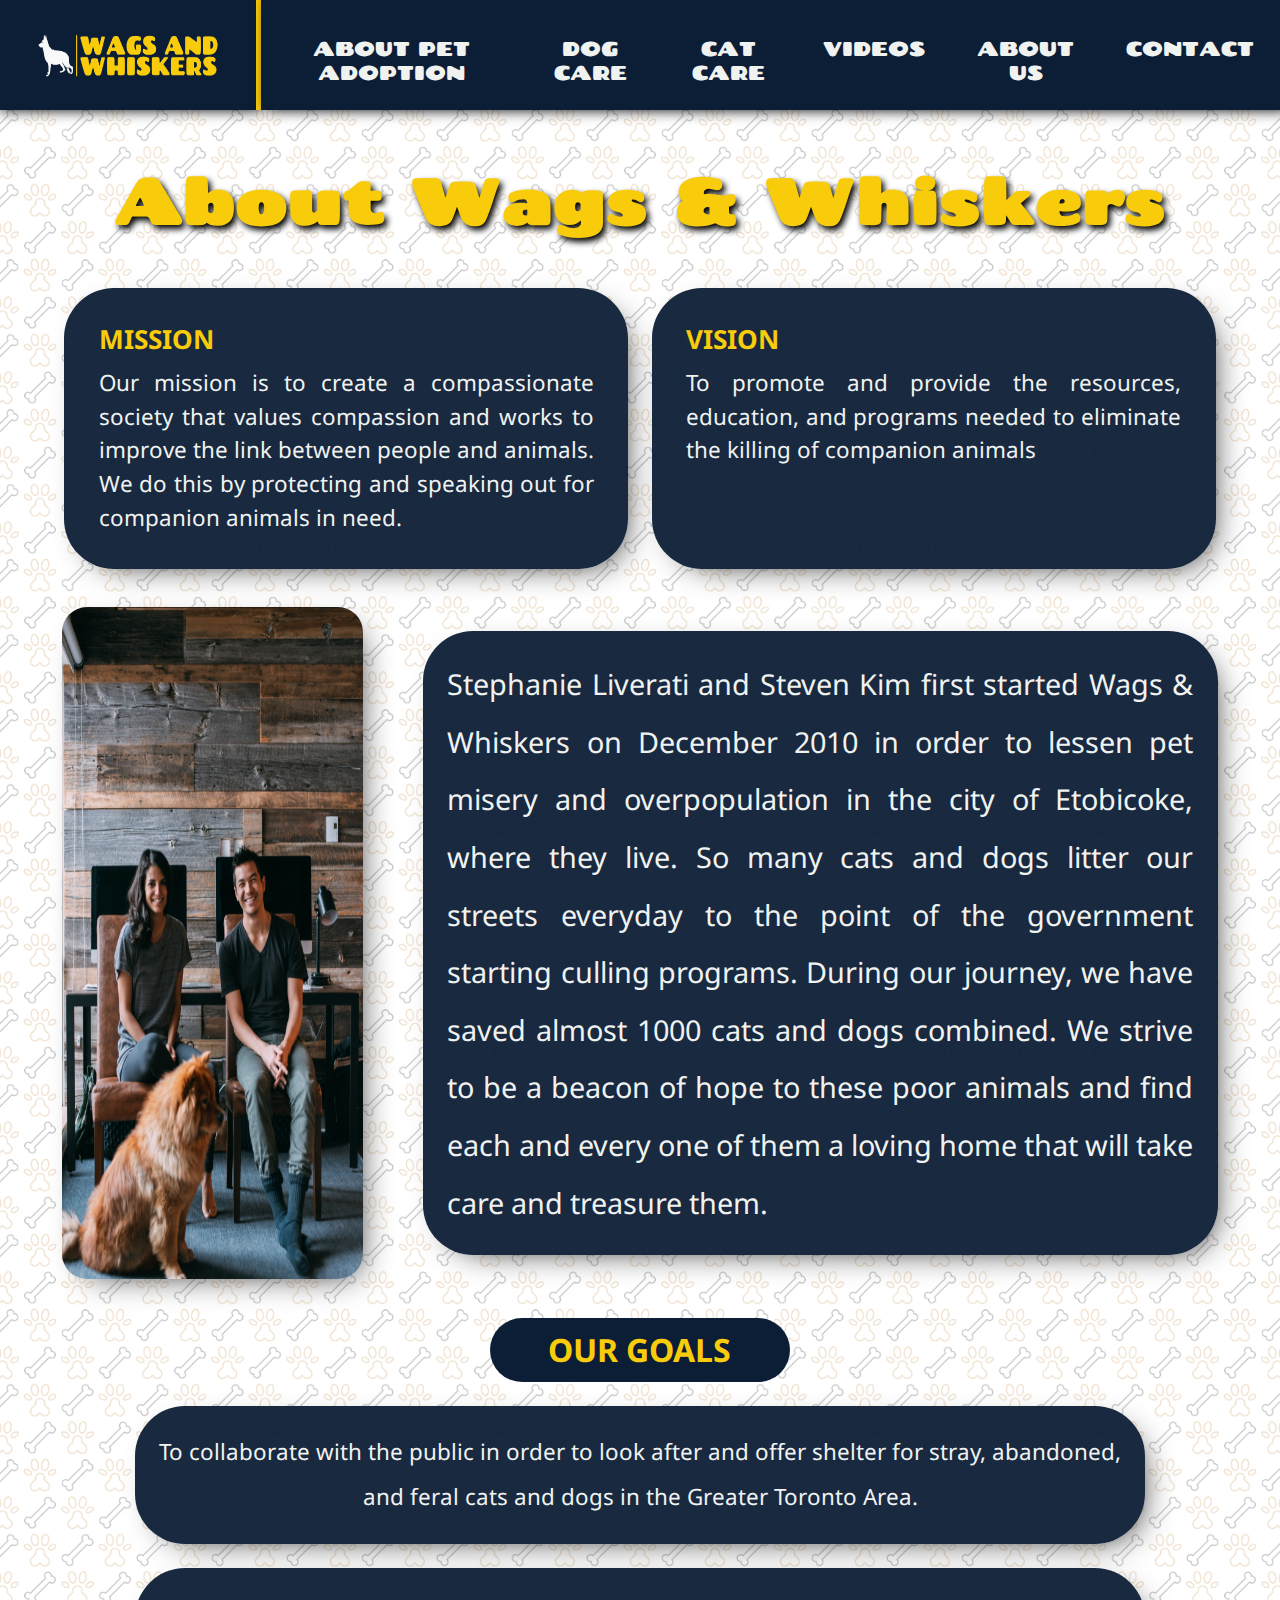
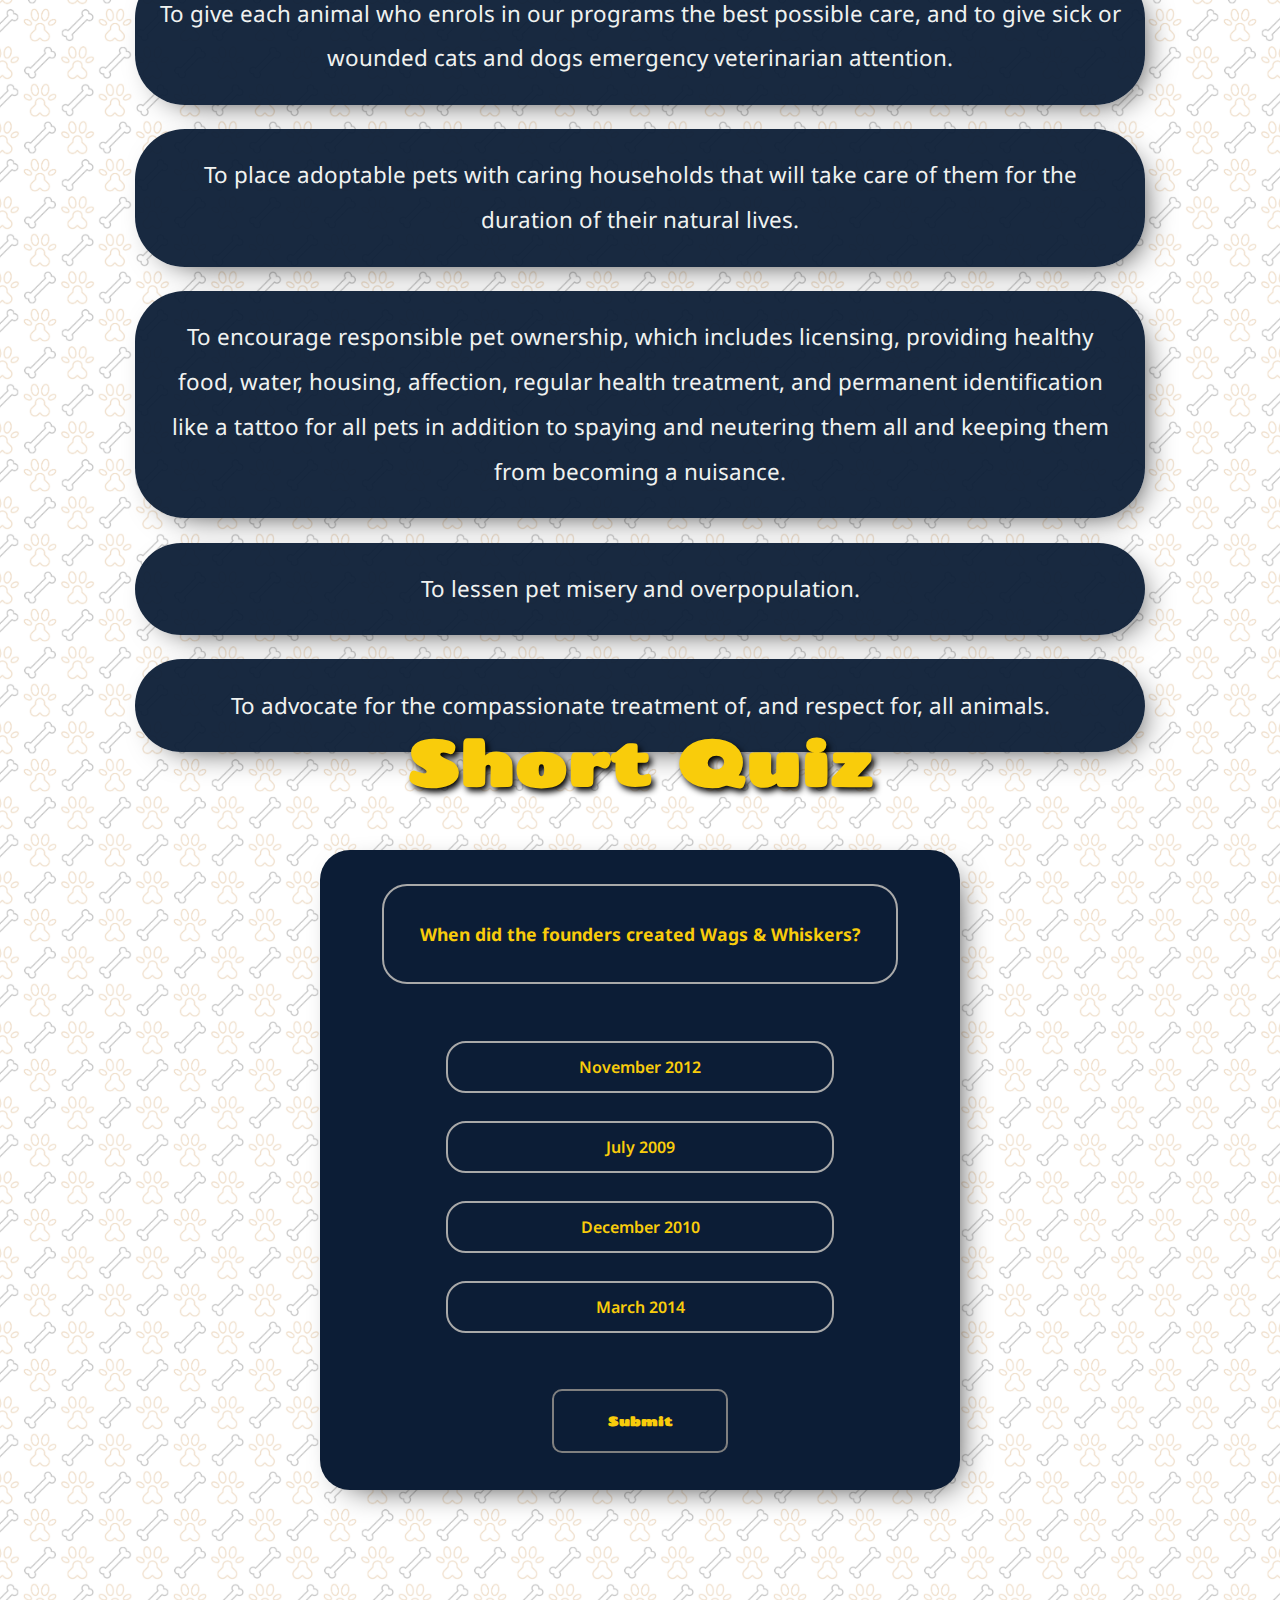
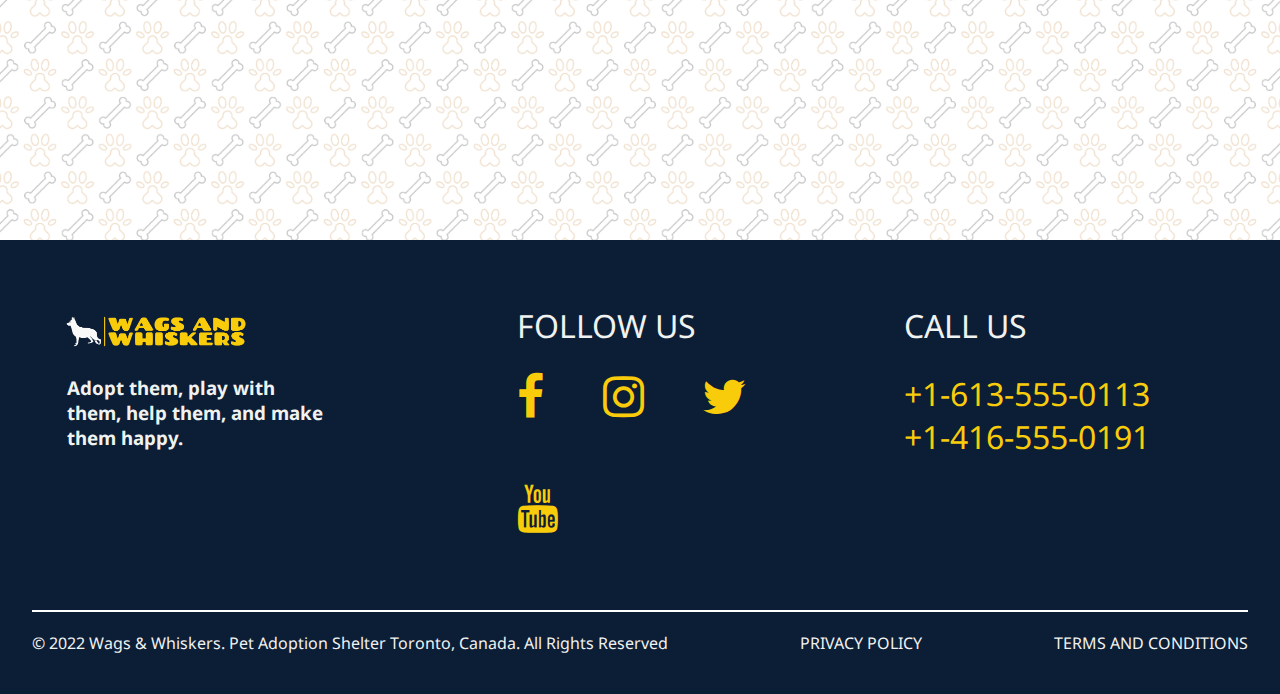
<file: pages/about.html>
<!DOCTYPE html>
<html lang="en">
<head>
    <meta charset="UTF-8">
    <meta http-equiv="X-UA-Compatible" content="IE=edge">
    <meta name="viewport" content="width=device-width, initial-scale=1.0">
    <meta 
        name="description" 
        content="Wags and Whiskers is a local pet shelter in the Greater Toronto Area which has saved over more than 1000 of our furry friends."
    >
    <meta name="keywords" content="dogs, cats, pets, adoption, pet care">
    <!-- CSS Stylesheet -->
    <link rel="stylesheet" href="../assets/styles/about.css">
    <link rel="stylesheet" href="../assets/styles/general.css">
    <!-- Favicon -->
    <link rel="icon" type="image/x-icon" href="../assets/images/General/favicon.ico">
    <!-- Icons -->
    <link rel="stylesheet" href="https://cdnjs.cloudflare.com/ajax/libs/font-awesome/4.7.0/css/font-awesome.min.css">
    <!-- Fonts Used -->
    <link rel="preconnect" href="https://fonts.googleapis.com">
    <link rel="preconnect" href="https://fonts.gstatic.com" crossorigin>
    <link href="https://fonts.googleapis.com/css2?family=Chango&family=Open+Sans:wght@400;700&display=swap" rel="stylesheet">
    <link href="https://fonts.googleapis.com/css2?family=Noto+Sans:wght@400;700&display=swap" rel="stylesheet">
    <!-- Title -->
    <title>Wags & Whiskers - About Us</title>
</head>
<body>
    <div id="main-wrapper">
        <!-- Header -->
        <header>
            <div id="headerTitle">
                <img src="../assets/images/General/logo.png" id="logo" alt="shelter logo">
                <!-- Navbar -->
                <nav>
                    <ul>
                        <!-- Added dropdown list depending on type of content -->
                        <li class="changeColor dropdown">
                            <button class="dropbtn">ABOUT PET ADOPTION</button>
                            <div class="dropdown-content">
                                <a href="dog_adoption.html">Dog Adoption</a>
                                <a href="#">Cat Adoption</a>
                                <a href="gallery.html">Pet Gallery</a>
                                <a href="Dog-Adopttion.html">Pet Adoption Information</a>
                                <a href="schedule.html">Schedule a Visit</a>
                                <a href="faqs.html">FAQS</a>
                            </div>
                        </li>
                        <li class="changeColor dropdown">
                            <button class="dropbtn">DOG CARE</button>
                            <div class="dropdown-content">
                                <a href="#">Dog Nutrition</a>
                                <a href="dog_breeds.html">Dog Breeds</a>
                                <a href="bring_dog.html">Bring Dog at home</a>

                                <a href="#">Dog Grooming</a>
                            </div>
                        </li>
                        <li class="changeColor dropdown">
                            <button class="dropbtn">CAT CARE</button>
                            <div class="dropdown-content">
                                <a href="cat_care.html">Cat Nutrition</a>
                                <a href="#">Cat Behavior & Traits</a>
                                <a href="cat_grooming.html">Cat Grooming</a>
                            </div>
                        </li> 
                        <li class="changeColor dropdown">
                            <a href="videos.html"><button class="dropbtn">VIDEOS</button></a>
                        </li>
                        <li class="changeColor dropdown">
                            <a href="about.html"><button class="dropbtn">ABOUT US</button></a>
                        </li>
                        <li class="changeColor dropdown">
                            <button class="dropbtn">CONTACT</button>
                        </li>
                    </ul>
                </nav>
                <!-- Hamburger Menu which will only show on mobile devices -->
                <input type="checkbox" id="hamburger-input" class="burger-shower" >
                <label id="hamburger-menu" for="hamburger-input">
                    <nav id="sidebar-menu">
                        <ul>
                            <!-- Added dropdown list depending on type of content -->
                            <li class="changeColor dropdown">
                                <input type="checkbox" class="side-shower" for="hamburger-menu">
                                <button class="dropbtn">ABOUT PET ADOPTION</button>
                                <div class="dropdown-content">
                                    <a href="#">Dog Adoption</a>
                                    <a href="#">Cat Adoption</a>
                                    <a href="gallery.html">Pet Gallery</a>
                                    <a href="#">Pet Adoption Information</a>
                                    <a href="schedule.html">Schedule a Visit</a>
                                    <a href="faqs.html">FAQS</a>
                                </div>
                            </li>
                            <li class="changeColor dropdown">
                                <input type="checkbox" class="side-shower" for="hamburger-menu">
                                <button class="dropbtn">DOG CARE</button>
                                <div class="dropdown-content">
                                    <a href="#">Dog Nutrition</a>
                                    <a href="dog_breeds.html">Dog Breeds</a>
                                    <a href="#">Dog Grooming</a>
                                </div>
                            </li>
                            <li class="changeColor dropdown">
                                <input type="checkbox" class="side-shower" for="hamburger-menu">
                                <button class="dropbtn">CAT CARE</button>
                                <div class="dropdown-content">
                                    <a href="cat_care.html">Cat Nutrition</a>
                                    <a href="#">Cat Behavior & Traits</a>
                                    <a href="cat_grooming.html">Cat Grooming</a>
                                </div>
                            </li> 
                            <li class="changeColor dropdown">
                                <a href="videos.html"><button class="dropbtn">VIDEOS</button></a>
                            </li>
                            <li class="changeColor dropdown">
                                <a href="about.html"><button class="dropbtn">ABOUT US</button></a>
                            </li>
                            <li class="changeColor dropdown">
                                <button class="dropbtn">CONTACT</button>
                            </li>
                        </ul>
                    </nav>
                </label>
            </div>
        </header>
        <!-- Main Content -->
        <main>
            <h2 id="aboutTitle">About Wags & Whiskers</h2>
            <aside id="mainSection1">
                <!-- Mission / Vision -->
                <div id="MVContainer">
                    <div id="missionContainer">
                        <h3>MISSION</h3>
                        <p>
                            Our mission is to create a compassionate society that values 
                            compassion and works to improve the link between people and animals. 
                            We do this by protecting and speaking out for companion animals in need.
                        </p>
                    </div>
                    <div id="visionContainer">
                        <h3>VISION</h3>
                        <p>
                            To promote and provide the resources, education, and programs needed to 
                            eliminate the killing of companion animals
                        </p>
                    </div>
                </div>
                <div id="aboutContent">
                    <!-- About the founders -->
                    <div class="about-row">
                        <img id="foundersImg" src="../assets/images/About/founders.jpg" alt="Founders">
                        <p>
                            Stephanie Liverati and Steven Kim first started Wags & Whiskers on December 2010 in order to lessen pet misery and overpopulation in the city of Etobicoke, where they live. 
                            
                            So many cats and dogs litter our streets everyday to the point of the government starting culling programs.

                            During our journey, we have saved almost 1000 cats and dogs combined.
                            
                            We strive to be a beacon of hope to these poor animals and find each and every one of them a loving home that will take care and treasure them.
                        </p>
                    </div>
                    <!-- List of Goals -->
                    <div class="about-row">
                        <h5>OUR GOALS</h5>
                        <ul id="goalsList">
                            <li>To collaborate with the public in order to look after and offer shelter for stray, abandoned, and feral cats and dogs in the Greater Toronto Area.</li>
                            <li>To give each animal who enrols in our programs the best possible care, and to give sick or wounded cats and dogs emergency veterinarian attention.</li>
                            <li>To place adoptable pets with caring households that will take care of them for the duration of their natural lives.</li>
                            <li>To encourage responsible pet ownership, which includes licensing, providing healthy food, water, housing, affection, regular health treatment, and permanent identification like a tattoo for all pets in addition to spaying and neutering them all and keeping them from becoming a nuisance.</li>
                            <li>To lessen pet misery and overpopulation.</li>
                            <li>To advocate for the compassionate treatment of, and respect for, all animals.</li>
                        </ul>
                    </div>
                </div>
            </aside>

            <!-- Short Quiz -->
            <section id="quizContainer">
                <h3>Short Quiz</h3>
                <!-- Score modal when quiz ends -->
                <div class="modal-container" id="score-modal">

                    <div class="modal-content-container">

                        <h1>Congratulations! <br> Quiz Completed!</h1>

                        <div class="grade-details">
                            <p>Wrong Answers : <span id="wrong-answers"></span></p>
                            <p>Right Answers : <span id="right-answers"></span></p>
                            <p>Score : <span id="grade-percentage"></span>%</p>
                            <p ><span id="remarks"></span></p>
                        </div>

                        <div class="modal-button-container">
                            <button onclick="closeScoreModal()">Close</button>
                        </div>

                    </div>
                </div>
                <!-- end of score modal -->
                <!-- Quiz container -->
                <div class="game-quiz-container">

                    <div class="game-question-container">
                        <h1 id="display-question"></h1>
                    </div>

                    <div class="game-options-container">

                        <span class="option-span">
                            <input type="radio" id="option-one" name="option" class="radio" value="optionA" />
                            <label for="option-one" class="option-label" id="option-one-label"></label>
                        </span>


                        <span class="option-span">
                            <input type="radio" id="option-two" name="option" class="radio" value="optionB" />
                            <label for="option-two" class="option-label" id="option-two-label"></label>
                        </span>


                        <span class="option-span">
                            <input type="radio" id="option-three" name="option" class="radio" value="optionC" />
                            <label for="option-three" class="option-label" id="option-three-label"></label>
                        </span>


                        <span class="option-span">
                            <input type="radio" id="option-four" name="option" class="radio" value="optionD" />
                            <label for="option-four" class="option-label" id="option-four-label"></label>
                        </span>


                    </div>

                    <div class="next-button-container">
                        <button onclick="handleNextQuestion()">Submit</button>
                    </div>

                </div>
            </section>
            <!-- Scroll to Top -->
            <button onclick="topFunction()" id="scrollTop" title="Go to top"><i class="fa fa-arrow-up"></i></button>
        </main>
        <!-- Footer -->
        <footer>
            <div id="footerContent">
                <div id="left-footer">
                    <img src="../assets/images/General/logo.png" id="footer-logo" alt="shelter logo">
                    <h3>Adopt them, play with them, help them, and make them happy.</h3>
                </div>
                <div id="center-footer">
                    <p>FOLLOW US</p>
                    <i class="fa fa-facebook"></i>
                    <i class="fa fa-instagram"></i>
                    <i class="fa fa-twitter"></i>
                    <i class="fa fa-youtube"></i>
                </div>
                <div id="right-footer">
                    <p>CALL US</p>
                    <p>+1-613-555-0113</p>
                    <p>+1-416-555-0191</p>
                </div>
                <div id="bottom-footer">
                    <p>&copy; 2022 Wags & Whiskers. Pet Adoption Shelter Toronto, Canada. All Rights Reserved</p>
                    <p>PRIVACY POLICY</p>
                    <p>TERMS AND CONDITIONS</p>
                </div>
            </div>
        </footer>
    </div>
    <!-- Script for the Quiz and Filter function -->
    <script src="../js/about.js"></script>
</body>
</html>
</file>
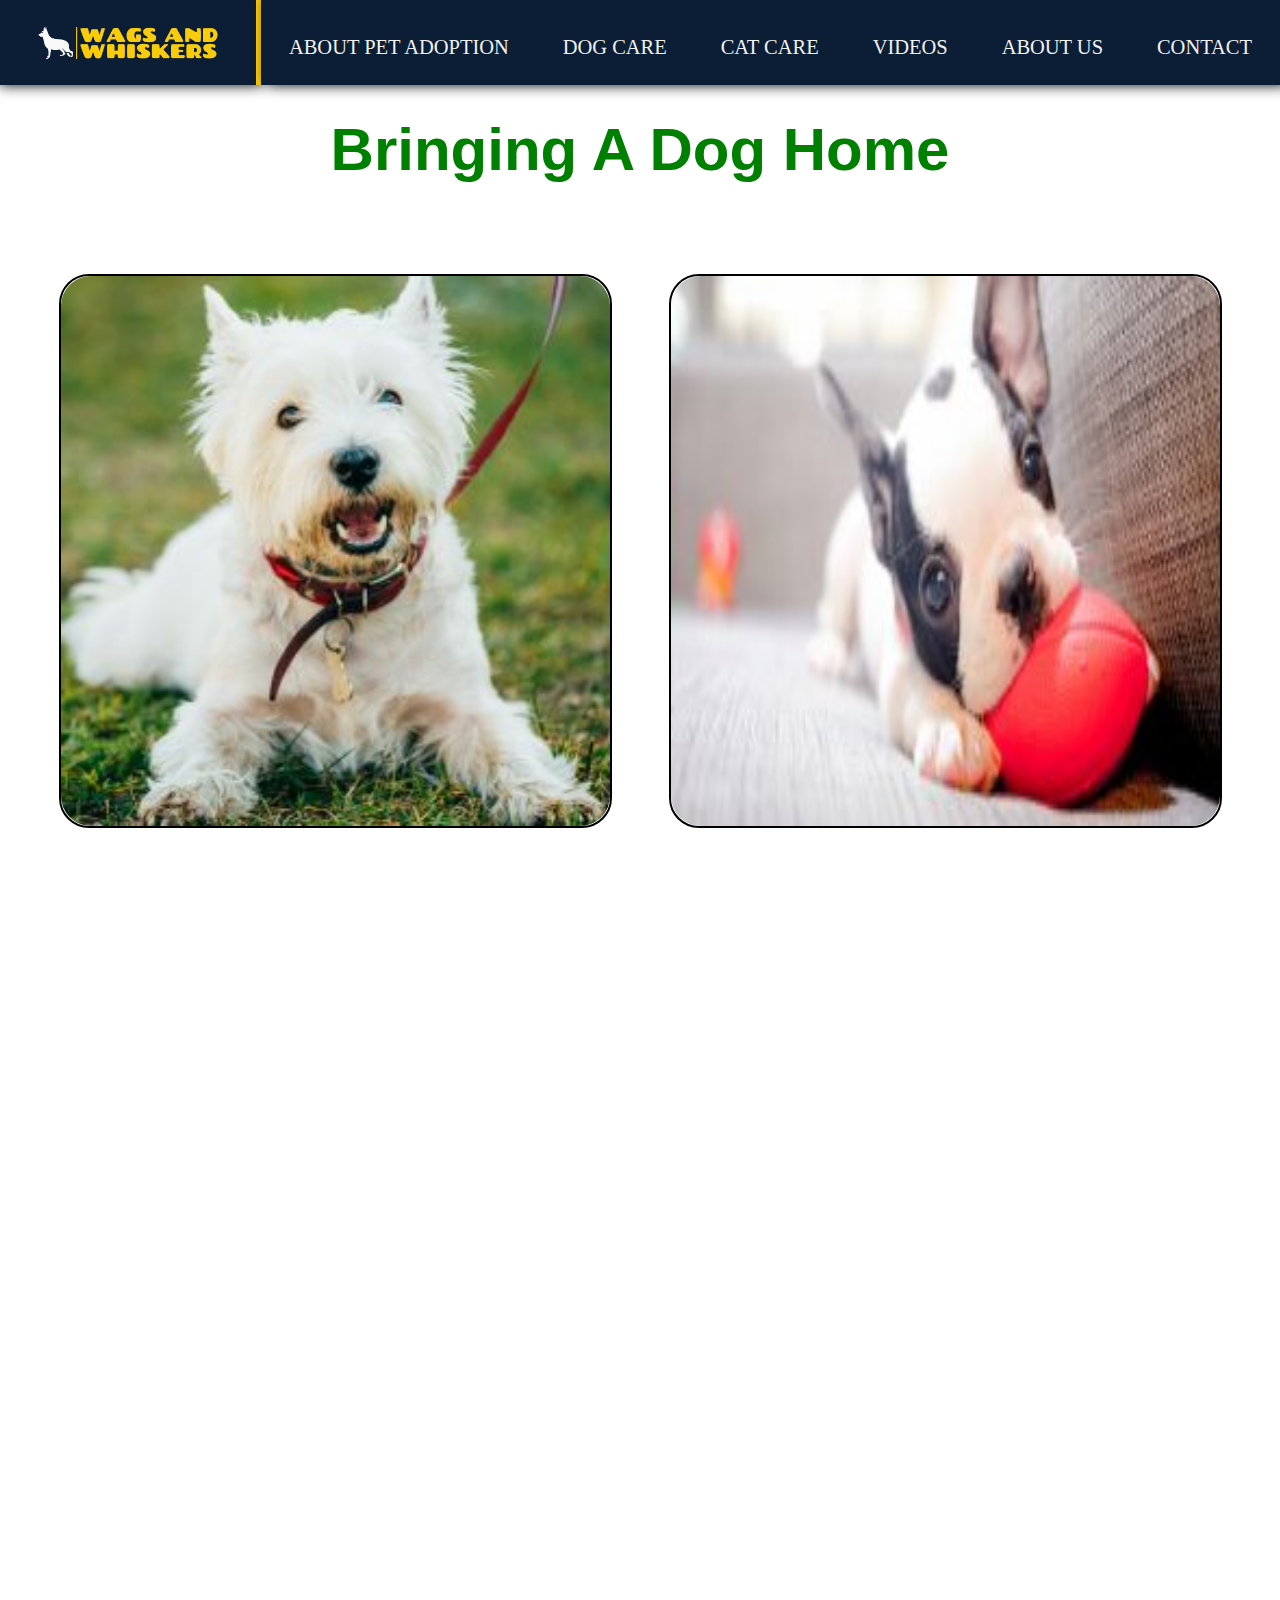
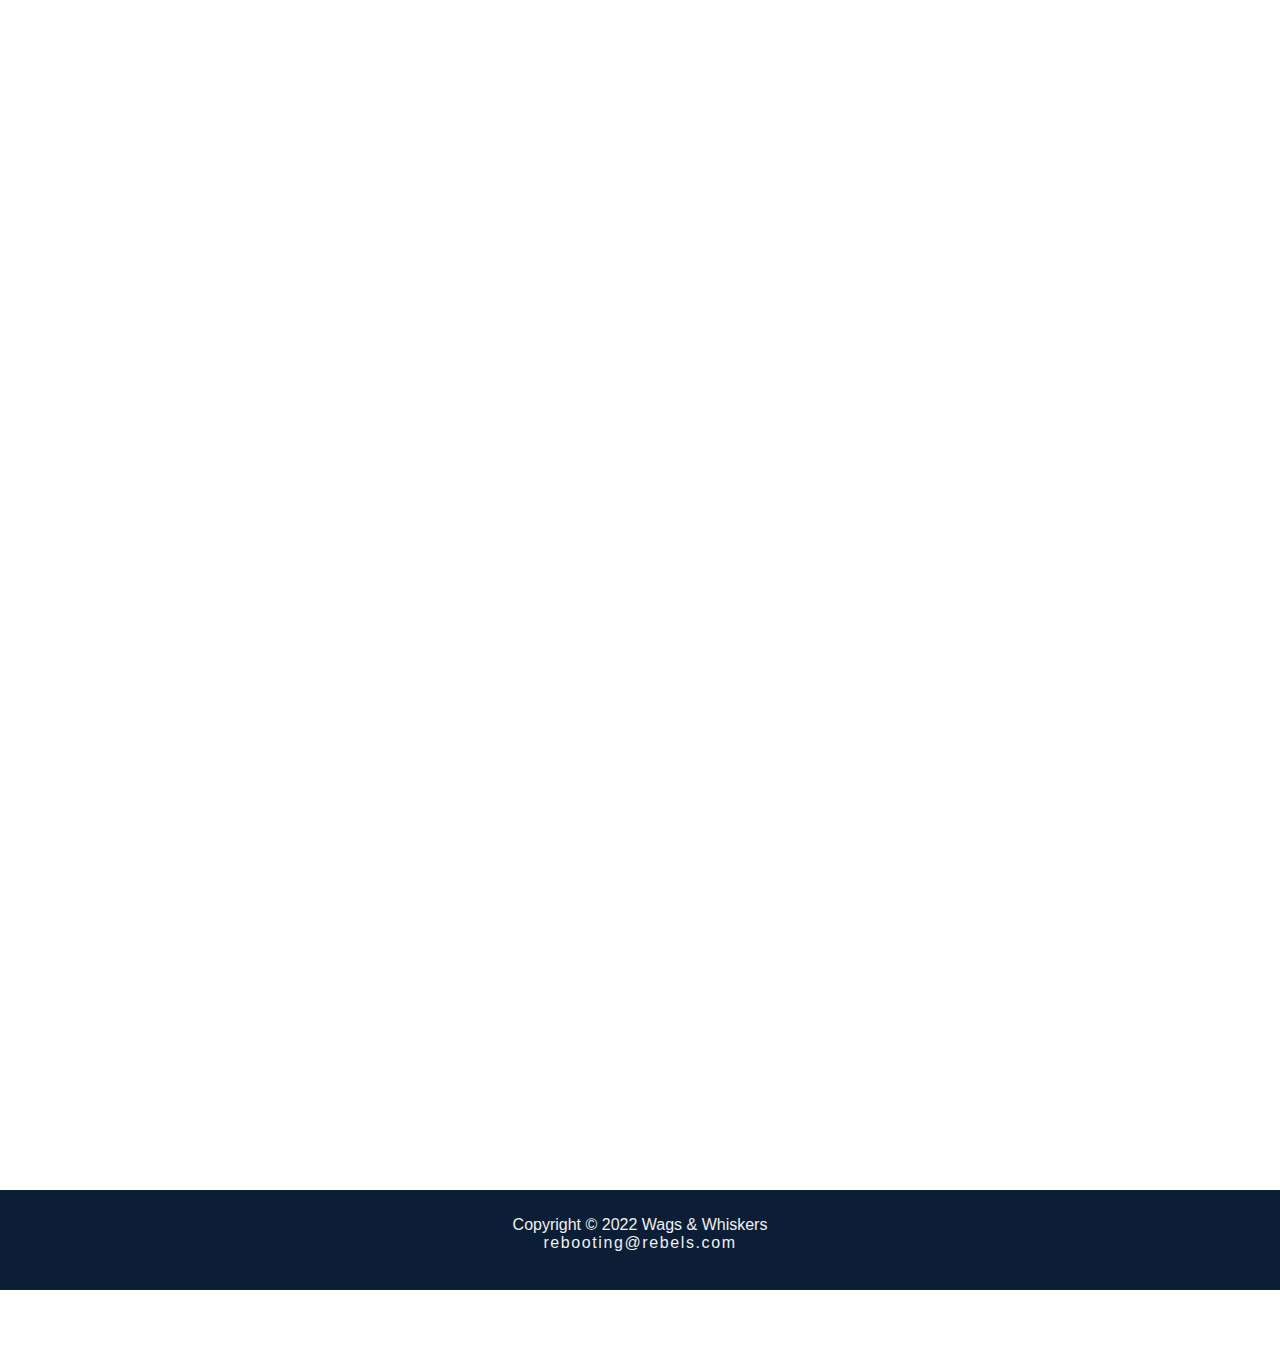
<file: pages/bring_dog.html>
<!DOCTYPE html>
<html lang="en">
<head>
    <meta charset="UTF-8">
    <meta http-equiv="X-UA-Compatible" content="IE=edge">
    <meta name="viewport" content="width=device-width, initial-scale=1.0">
    <title>Document</title>
    <link rel="stylesheet" href="/assets/styles/bring_dog.css">
    <link
    rel="stylesheet"
    href="https://cdnjs.cloudflare.com/ajax/libs/animate.css/4.1.1/animate.min.css"
  />
  <script src="https://cdnjs.cloudflare.com/ajax/libs/wow/1.1.2/wow.min.js" integrity="sha512-Eak/29OTpb36LLo2r47IpVzPBLXnAMPAVypbSZiZ4Qkf8p/7S/XRG5xp7OKWPPYfJT6metI+IORkR5G8F900+g==" crossorigin="anonymous" referrerpolicy="no-referrer"></script>
  <script src="https://cdnjs.cloudflare.com/ajax/libs/wow/1.1.2/wow.min.js"></script>
  <script>
      new WOW().init();
  </script>
</head>
<body>
    <header>
        <div id="headerTitle">
            <img src="../assets/images/General/logo.png" id="logo" alt="shelter logo">
            <!-- Navbar -->
            <nav>
                <ul>
                    <!-- Added dropdown list depending on type of content -->
                    <li class="changeColor dropdown">
                        <button class="dropbtn">ABOUT PET ADOPTION</button>
                        <div class="dropdown-content">
                            <a href="dog_adoption.html">Dog Adoption</a>
                            <a href="#">Cat Adoption</a>
                            <a href="gallery.html">Pet Gallery</a>
                            <a href="#">Pet Adoption Information</a>
                            <a href="schedule.html">Schedule a Visit</a>
                            <a href="faqs.html">FAQS</a>
                        </div>
                    </li>
                    <li class="changeColor dropdown">
                        <button class="dropbtn">DOG CARE</button>
                        <div class="dropdown-content">
                            <a href="#">Dog Nutrition</a>
                            <a href="dog_breeds.html">Dog Breeds</a>
                            <a href="bring_dog.html">Bring Dog at home</a>

                            <a href="#">Dog Grooming</a>
                        </div>
                    </li>
                    <li class="changeColor dropdown">
                        <button class="dropbtn">CAT CARE</button>
                        <div class="dropdown-content">
                            <a href="cat_care.html">Cat Nutrition</a>
                            <a href="#">Cat Behavior & Traits</a>
                            <a href="cat_grooming.html">Cat Grooming</a>
                            <a href="cat_gallery.html">Cat Gallery</a>

                        </div>
                    </li> 
                    <li class="changeColor dropdown">
                        <button class="dropbtn">VIDEOS</button>
                    </li>
                    <li class="changeColor dropdown">
                        <a href="about.html"><button class="dropbtn">ABOUT US</button></a>
                    </li>
                    <li class="changeColor dropdown">
                        <button class="dropbtn">CONTACT</button>
                    </li>
                </ul>
            </nav>
            <!-- Hamburger Menu which will only show on mobile devices -->
            <input type="checkbox" id="hamburger-input" class="burger-shower" >
            <label id="hamburger-menu" for="hamburger-input">
                <nav id="sidebar-menu">
                    <ul>
                        <!-- Added dropdown list depending on type of content -->
                        <li class="changeColor dropdown">
                            <input type="checkbox" class="side-shower" for="hamburger-menu">
                            <button class="dropbtn">ABOUT PET ADOPTION</button>
                            <div class="dropdown-content">
                                <a href="#">Dog Adoption</a>
                                <a href="#">Cat Adoption</a>
                                <a href="gallery.html">Pet Gallery</a>
                                <a href="#">Pet Adoption Information</a>
                                <a href="schedule.html">Schedule a Visit</a>
                                <a href="faqs.html">FAQS</a>
                            </div>
                        </li>
                        <li class="changeColor dropdown">
                            <input type="checkbox" class="side-shower" for="hamburger-menu">
                            <button class="dropbtn">DOG CARE</button>
                            <div class="dropdown-content">
                                <a href="#">Dog Nutrition</a>
                                <a href="dog_breeds.html">Dog Breeds</a>
                                <a href="#">Dog Grooming</a>
                            </div>
                        </li>
                        <li class="changeColor dropdown">
                            <input type="checkbox" class="side-shower" for="hamburger-menu">
                            <button class="dropbtn">CAT CARE</button>
                            <div class="dropdown-content">
                                <a href="cat_care.html">Cat Nutrition</a>
                                <a href="#">Cat Behavior & Traits</a>
                                <a href="cat_grooming.html">Cat Grooming</a>
                            </div>
                        </li> 
                        <li class="changeColor dropdown">
                            <button class="dropbtn">VIDEOS</button>
                        </li>
                        <li class="changeColor dropdown">
                            <a href="about.html"><button class="dropbtn">ABOUT US</button></a>
                        </li>
                        <li class="changeColor dropdown">
                            <button class="dropbtn">CONTACT</button>
                        </li>
                    </ul>
                </nav>
            </label>
        </div>
    </header>
   
        <section>
            <div class="h_ad">
                <h1  class="animate__animated animate__infinite  animate__pulse">Bringing A Dog Home</h1>
            </div>
            <div class="mainbox">
                <div class="row">
                   <div class="col animate__animated animate__fadeInLeft">
                    <div class="img_box">
                        <img src="/assets/images/Bring_dog/img_1.jpeg" alt="">
                    </div>
                    <div class="w_box">
                        <h1>Puppy Care 101: Tips for First-Time Dog Owners
                            </h1>
                    </div>
                    <div class="c_box">
                        <p>Are you a first-time puppy owner? Read through our helpful guide to learn the basics of puppy care.     Puppies need more than just a bed and a food bowl to thrive. They also need constant care and attention. While it may require a lot of work initially, it’s well worth the effort down the road. Establishing good habits …</p>
                        <a href="login_page.html"><button>Select</button></a>
                    </div>
                   </div>
                   <div class="col wow animate__animated animate__fadeInRight">
                    <div class="img_box">
                        <img src="/assets/images/Bring_dog/img_2.jpg" alt="">
                    </div>
                    <div class="w_box">
                        <h1>Puppy Growth Charts: A Growing Trend
                           </h1>
                    </div>
                    <div class="c_box">
                        <p> How big will your puppy get? See how these handy tools can help you chart his growth!   One of the first questions any dog lover adopting a puppy wants to know is, “How big will he grow?” A convenient and fun way to track your new dog’s progress is by using puppy growth charts. Estimate the Weight A full-grown …</p>
                        <a href="login_page.html"><button>Select</button></a>
                        
                        
                    </div>
                   </div>   
                </div>
    
    
                <div class="row">
                    <div class="col wow animate__animated animate__fadeInLeftBig">
                     <div class="img_box">
                         <img src="/assets/images/Bring_dog/img_3.jpg" alt="">
                     </div>
                     <div class="w_box">
                         <h1>Dog Adoption Tips – Bringing Home a New Rescue Dog </h1>
                     </div>
                     <div class="c_box">
                         <p>Have you or are you thinking of adopting a new dog? Check out these tips for the first 30 days of dog adoption, from the first few days to the next few weeks.</p>
                        <a href="login_page.html"><button>Select</button></a>
                         
                        
                        </div>
                    </div>
                    <div class="col wow animate__animated animate__fadeInRight">
                     <div class="img_box">
                         <img src="/assets/images/Bring_dog/img_4.jpg" alt="">
                     </div>
                     <div class="w_box">
                         <h1>How to Change Your New Dog’s Name</h1>
                     </div>
                     <div class="c_box">
                         <p>If you’ve adopted a dog or puppy with a name you don’t like, these simple tips will show you how to teach your dog a new name within just a few days.</p>
                        <a href="login_page.html"><button>Select</button></a>
                         
                        
                        </div>
                    </div>   
                 </div>
    
    
    
    
                 <div class="row">
                    <div class="col wow animate__animated animate__fadeInLeftBig">
                     <div class="img_box">
                         <img src="/assets/images/Bring_dog/img_5.jpg" alt="">
                     </div>
                     <div class="w_box">
                         <h1>For Parents – What to Watch Out For</h1>
                     </div>
                     <div class="c_box">
                         <p>Are you a parent with a child and a dog? Learn what to watch out for in order to keep both your child and your dog safe.</p>
                         <a href="login_page.html"><button>Select</button></a>
                       
                        </div>
                    </div>
                    <div class="col wow animate__animated animate__fadeInRight">
                     <div class="img_box">
                         <img src="/assets/images/Bring_dog/img_6.jpg" alt="">
                     </div>
                     <div class="w_box">
                         <h1>How To Prepare Your Home for a New Puppy</h1>
                     </div>
                     <div class="c_box">
                         <p>Bringing home a new puppy is truly one of life’s joys. Thoughtful pre-puppy preparations and a well-planned first 24 hours can give your fuzzy bundle of promise a head start and make your dreams of the perfect family dog come true.</p>
                         <a href="login_page.html"><button>Select</button></a>
                        
                        </div>
                    </div>   
                 </div>
                 
    
    
    
    
                 <div class="row">
                    <div class="col wow animate__animated animate__fadeInLeftBig">
                     <div class="img_box">
                         <img src="/assets/images/Bring_dog/img_7.jpg" alt="">
                     </div>
                     <div class="w_box">
                         <h1>General Dog Care</h1>
                     </div>
                     <div class="c_box">
                         <p>If you are adopting a dog, check out this primer so you can meet and understand your dog’s needs.</p>
                         <a href="login_page.html"><button>Select</button></a>
                    
                        </div>
                    </div>
                    <div class="col wow animate__animated animate__fadeInRight">
                     <div class="img_box">
                         <img src="/assets/images/Bring_dog/img_8.jpg" alt="">
                     </div>
                     <div class="w_box">
                         <h1>Responsibilities for the Parents of the Newly Adopted Dog</h1>
                     </div>
                     <div class="c_box">
                         <p>Do you have a child and a newly adopted dog? Learn responsibilities for the parents of the new pet to ensure the safety of both the child and the dog.</p>
                         <a href="login_page.html"><button>Select</button></a>
                        
                        </div>
                    </div>   
                 </div>
            </div>
        </section>
       

    <footer>
        <div id="footerContent">
            <div class="center">
                <p>Copyright &copy; 2022 Wags & Whiskers</p>
                <span><a href="#">rebooting@rebels.com</a></span>
            </div>
        </div>
    </footer>
</body>
</html>
</file>
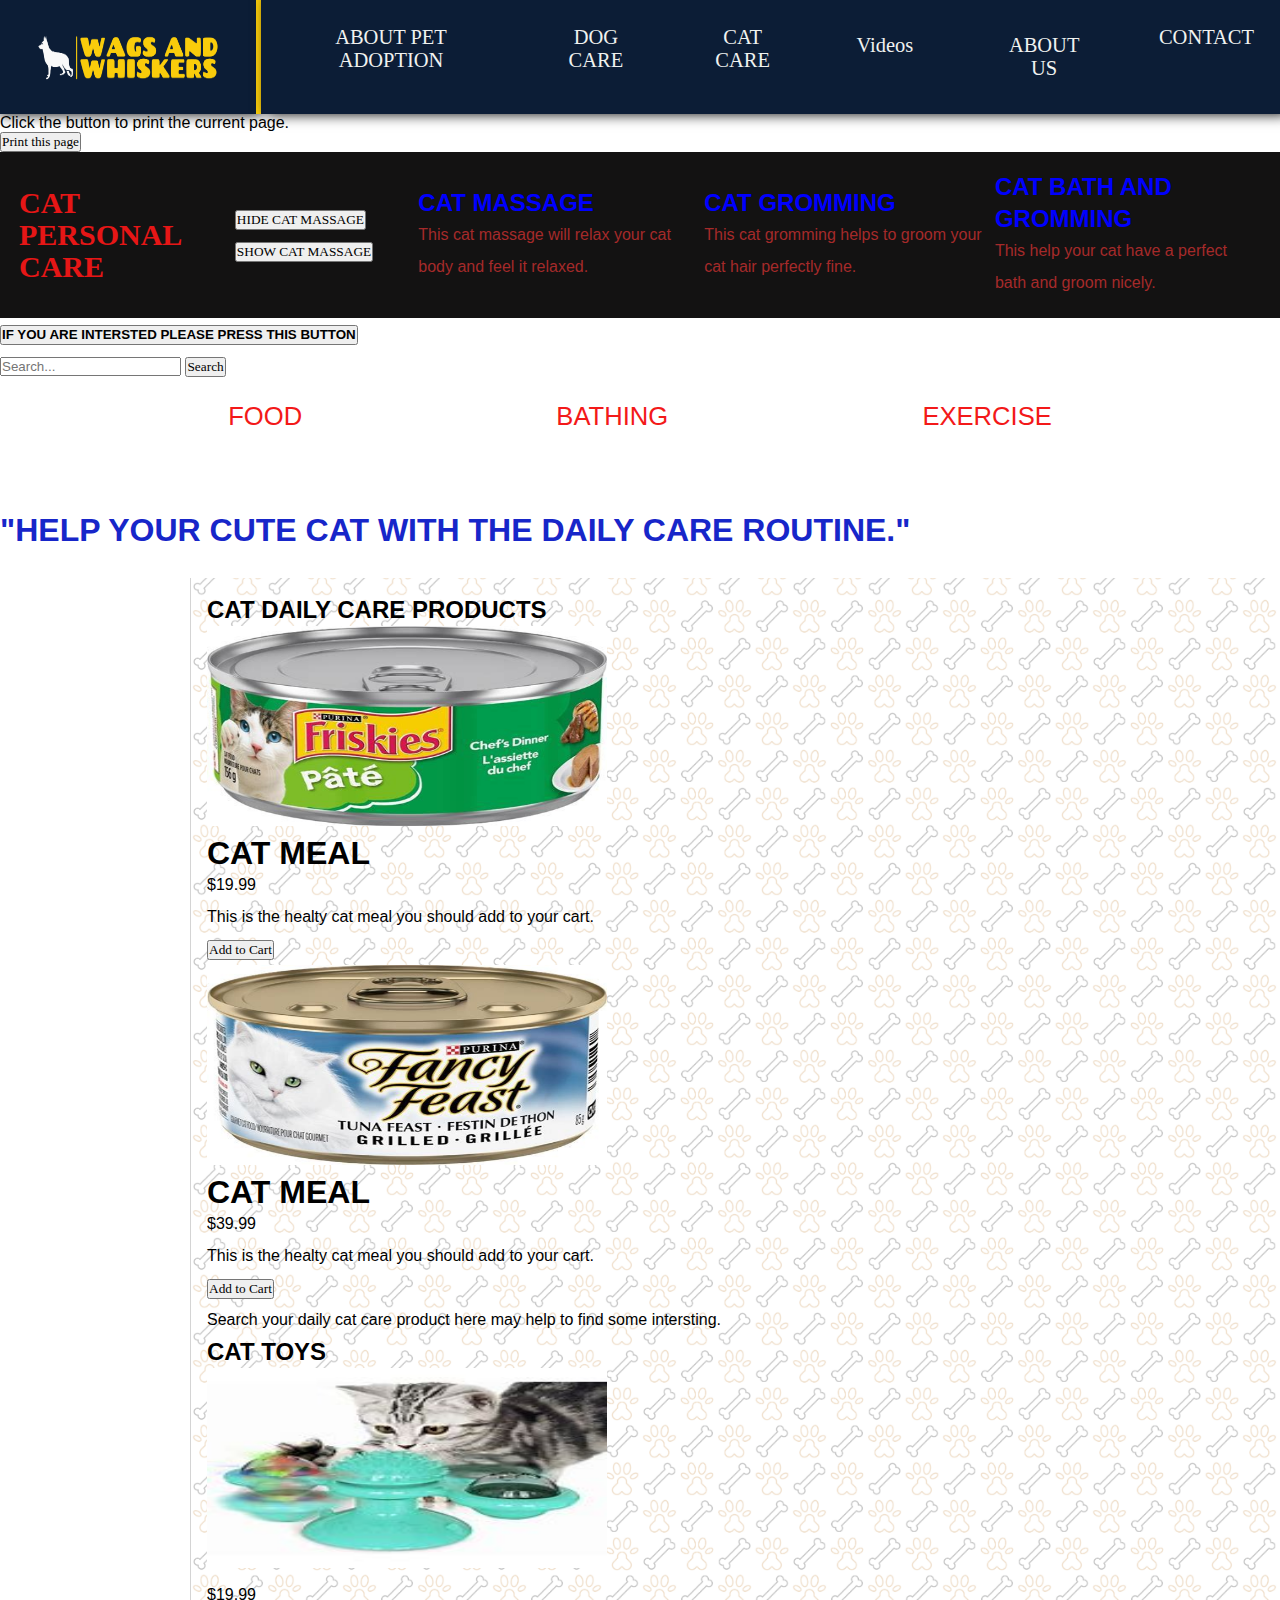
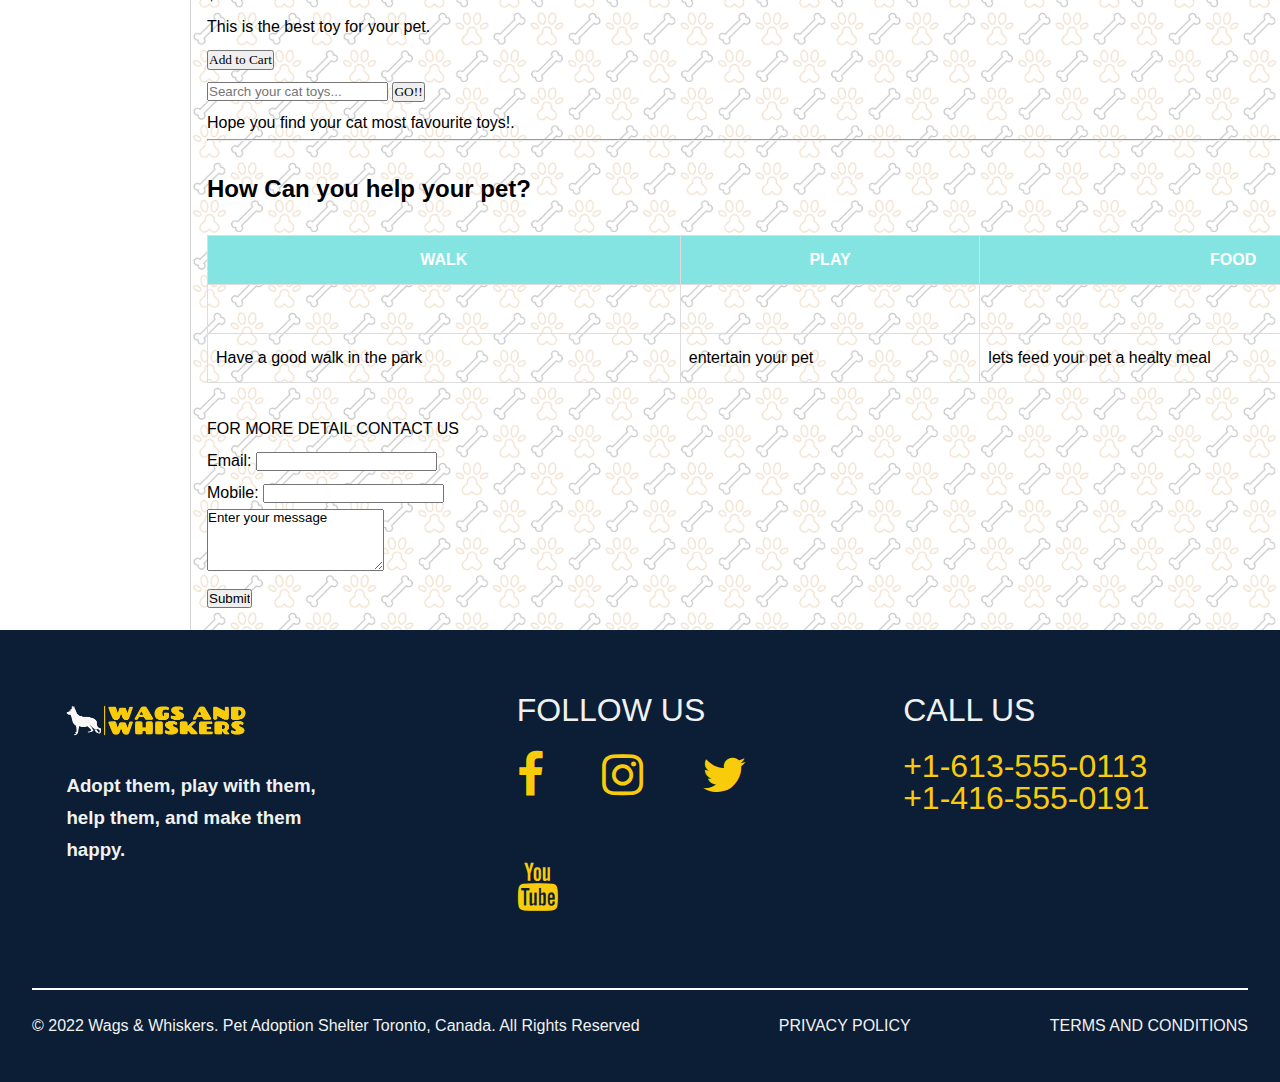
<file: pages/cat_care.html>
<!DOCTYPE html>
<html lang="en">

<head>
  
  <meta charset="UTF-8">
  <meta http-equiv="X-UA-Compatible" content="IE=edge">
  <meta name="viewport" content="width=device-width, initial-scale=1.0">
  <link rel="stylesheet" href="https://cdnjs.cloudflare.com/ajax/libs/font-awesome/4.7.0/css/font-awesome.min.css">
  <link rel="stylesheet" href="../assets/styles/general.css">
  <link rel="stylesheet" type="text/css" href="../assets/styles/cat_care_body.css">
  <!-- <link rel="stylesheet" href="header_footer1.html"> -->
  <style>
   

  
  </style>
</head>
<script src="https://www.w3schools.com/lib/w3.js"></script>
<body>
  <header>
    <div id="headerTitle">
        <img src="../assets/images/General/logo.png" id="logo" alt="shelter logo">
        <!-- Navbar -->
        <nav>
            <ul>
                <!-- Added dropdown list depending on type of content -->
                <li class="changeColor dropdown">
                    <button class="dropbtn">ABOUT PET ADOPTION</button>
                    <div class="dropdown-content">
                        <a href="dog_adoption.html">Dog Adoption</a>
                        <a href="#">Cat Adoption</a>
                        <a href="gallery.html">Pet Gallery</a>
                        <a href="Dog-Adopttion.html">Pet Adoption Information</a>
                        <a href="schedule.html">Schedule a Visit</a>
                        <a href="faqs.html">FAQS</a>
                    </div>
                </li>
                <li class="changeColor dropdown">
                    <button class="dropbtn">DOG CARE</button>
                    <div class="dropdown-content">
                        <a href="#">Dog Nutrition</a>
                        <a href="dog_breeds.html">Dog Breeds</a>
                        <a href="bring_dog.html">Bring Dog at home</a>
                        <a href="#">Dog Grooming</a>
                    </div>
                </li>
                <li class="changeColor dropdown">
                    <button class="dropbtn">CAT CARE</button>
                    <div class="dropdown-content">
                      <a href="cat_care.html">Cat Nutrition</a>
                      <a href="#">Cat Behavior & Traits</a>
                      <a href="cat_grooming.html">Cat Grooming</a>
                      <a href="cat_gallery.html">Cat Gallery</a>

                    </div>
                </li> 
                <li class="changeColor dropdown">
                  <a href="videos.html"><button class="dropbtn">Videos</button></a>
                </li>
                <li class="changeColor dropdown">
                    <a href="about.html"><button class="dropbtn">ABOUT US</button></a>
                </li>
                <li class="changeColor dropdown">
                    <button class="dropbtn">CONTACT</button>
                </li>
            </ul>
        </nav>
        <!-- Hamburger Menu which will only show on mobile devices -->
        <input type="checkbox" id="hamburger-input" class="burger-shower" >
        <label id="hamburger-menu" for="hamburger-input">
            <nav id="sidebar-menu">
                <ul>
                    <!-- Added dropdown list depending on type of content -->
                    <li class="changeColor dropdown">
                        <input type="checkbox" class="side-shower" for="hamburger-menu">
                        <button class="dropbtn">ABOUT PET ADOPTION</button>
                        <div class="dropdown-content">
                            <a href="#">Dog Adoption</a>
                            <a href="#">Cat Adoption</a>
                            <a href="gallery.html">Pet Gallery</a>
                            <a href="#">Pet Adoption Information</a>
                            <a href="schedule.html">Schedule a Visit</a>
                            <a href="faqs.html">FAQS</a>
                        </div>
                    </li>
                    <li class="changeColor dropdown">
                        <input type="checkbox" class="side-shower" for="hamburger-menu">
                        <button class="dropbtn">DOG CARE</button>
                        <div class="dropdown-content">
                            <a href="#">Dog Nutrition</a>
                            <a href="dog_breeds.html">Dog Breeds</a>
                            <a href="#">Dog Grooming</a>
                        </div>
                    </li>
                    <li class="changeColor dropdown">
                        <input type="checkbox" class="side-shower" for="hamburger-menu">
                        <button class="dropbtn">CAT CARE</button>
                        <div class="dropdown-content">
                          <a href="cat_care.html">Cat Nutrition</a>
                          <a href="#">Cat Behavior & Traits</a>
                          <a href="cat_grooming.html">Cat Grooming</a>
                        </div>
                    </li> 
                    <li class="changeColor dropdown">
                        <button class="dropbtn">VIDEOS</button>
                    </li>
                    <li class="changeColor dropdown">
                        <button onclick="window.location.pathname='about.html'" class="dropbtn">ABOUT US</button>
                    </li>
                    <li class="changeColor dropdown">
                        <button class="dropbtn">CONTACT</button>
                    </li>
                </ul>
            </nav>
        </label>
    </div>
  </header>
  <p>Click the button to print the current page.</p>
    
    <button onclick="window.print()">Print this page</button>
  <script src="../js/cat_care.js"></script>
  <div class="container">
    <header class="header">
      <h1>CAT PERSONAL CARE</h1>
      
        
        
  <p>
    <button onclick="w3.hide('#cat')">HIDE CAT MASSAGE</button>
    <button onclick="w3.show('#cat')">SHOW CAT MASSAGE</button>
    
    </p>
    <div id="cat">
      <h2 style="color:blue">CAT MASSAGE</h2>
      <p style="color:brown">This cat massage will relax your cat body and feel it relaxed.</p>
    </div>
    
    <div id="cat1">
      <h2 style="color:blue">CAT GROMMING</h2>
      <p style="color:brown">This cat gromming helps to groom your cat hair perfectly fine.</p> 
    </div>
    
    <div id="cat2">
      <h2 style="color:blue">CAT BATH AND GROMMING</h2>
      <p style="color:brown">This help your cat have a perfect bath and groom nicely.</p>
    </div>
    
  
      
    </header>
    <button onclick="myFunc()"><B>IF YOU ARE INTERSTED PLEASE PRESS THIS BUTTON</B></button>
    <form id="form"> 
        <input type="search" id="query" name="q" placeholder="Search...">
        <button>Search</button>
      </form>
      
      <ul>
        <li><a href="">FOOD</a></li>
        <li><a href="">BATHING</a></li>
        <li><a href="">EXERCISE</a></li>
        
      </ul>
      <br><br>
      <h1><p style="color:rgb(23, 38, 201)"><b>"HELP YOUR CUTE CAT WITH THE DAILY CARE ROUTINE."</h1></b><br></p>
    </aside>
    <main class="content">
      <h2>CAT DAILY CARE PRODUCTS</h2>
     

      
        <img src="../assets/images/Cat_care/pica.jpg" alt="MEAL" width="400"; height="200">
  <h1>CAT MEAL</h1>
  <p class="price">$19.99</p>
  <p>This is the healty cat meal you should add to your cart.</p>
  <p><button>Add to Cart</button></p>
          <img src="../assets/images/Cat_care/picb.jpg" alt="MEAL" width="400"; height="200">
  <h1>CAT MEAL</h1>
  <p class="price">$39.99</p>
  <p>This is the healty cat meal you should add to your cart.</p>
  <p><button>Add to Cart</button></p>
      </form>
      <p>Search your daily cat care product here may help to find some intersting.</p>
      <h2>CAT TOYS</h2>
      <img src="../assets/images/Cat_care/thT.jpg" alt="MEAL" width="400"; height="200">
      <p class="price">$19.99</p>
  <p>This is the best toy for your pet.</p>
  <p><button>Add to Cart</button></p>
      <form id="form"> 
        <input type="search" id="query" name="q" placeholder="Search your cat toys...">
        <button>GO!!</button>
      </form>
      <p>Hope you find your cat most favourite toys!.</p>
      <hr><br>
      <h2>How Can you help your pet?</h2>
      <table>
        <tr>
          <th>WALK</th>
          <th>PLAY</th>
          <th>FOOD</th>
        </tr>
        <tr>
          <td><i class="fas fa-broom"></i></td>
          <td><i class="fas fa-archive"></i></td>
          <td><i class="fas fa-trailer"></i></td>
        </tr>
        <tr>
          <td>Have a good walk in the park</td>
          <td>entertain your pet</td>
          <td>lets feed your pet a healty meal</td>
        </tr>
        <tr>
      </table>
      FOR MORE DETAIL CONTACT US
      <form>
        
        <label>Email: <input type="text" name="email"></label><br>
        <label> Mobile: <input type="text" name="mobile"> </label><br>
        <textarea name="comments" rows="4">Enter your message</textarea><br>
        <input type="submit" value="Submit" /><br>
      </form>
    </main>
    <footer>
      <div id="footerContent">
          <div id="left-footer">
              <img src="../assets/images/General/logo.png" id="footer-logo" alt="shelter logo">
              <h3>Adopt them, play with them, help them, and make them happy.</h3>
          </div>
          <div id="center-footer">
              <p>FOLLOW US</p>
              <i class="fa fa-facebook"></i>
              <i class="fa fa-instagram"></i>
              <i class="fa fa-twitter"></i>
              <i class="fa fa-youtube"></i>
          </div>
          <div id="right-footer">
              <p>CALL US</p>
              <p>+1-613-555-0113</p>
              <p>+1-416-555-0191</p>
          </div>
          <div id="bottom-footer">
              <p>&copy; 2022 Wags & Whiskers. Pet Adoption Shelter Toronto, Canada. All Rights Reserved</p>
              <p>PRIVACY POLICY</p>
              <p>TERMS AND CONDITIONS</p>
          </div>
      </div>
    </footer>
  </div>
</body>

</html>
</file>
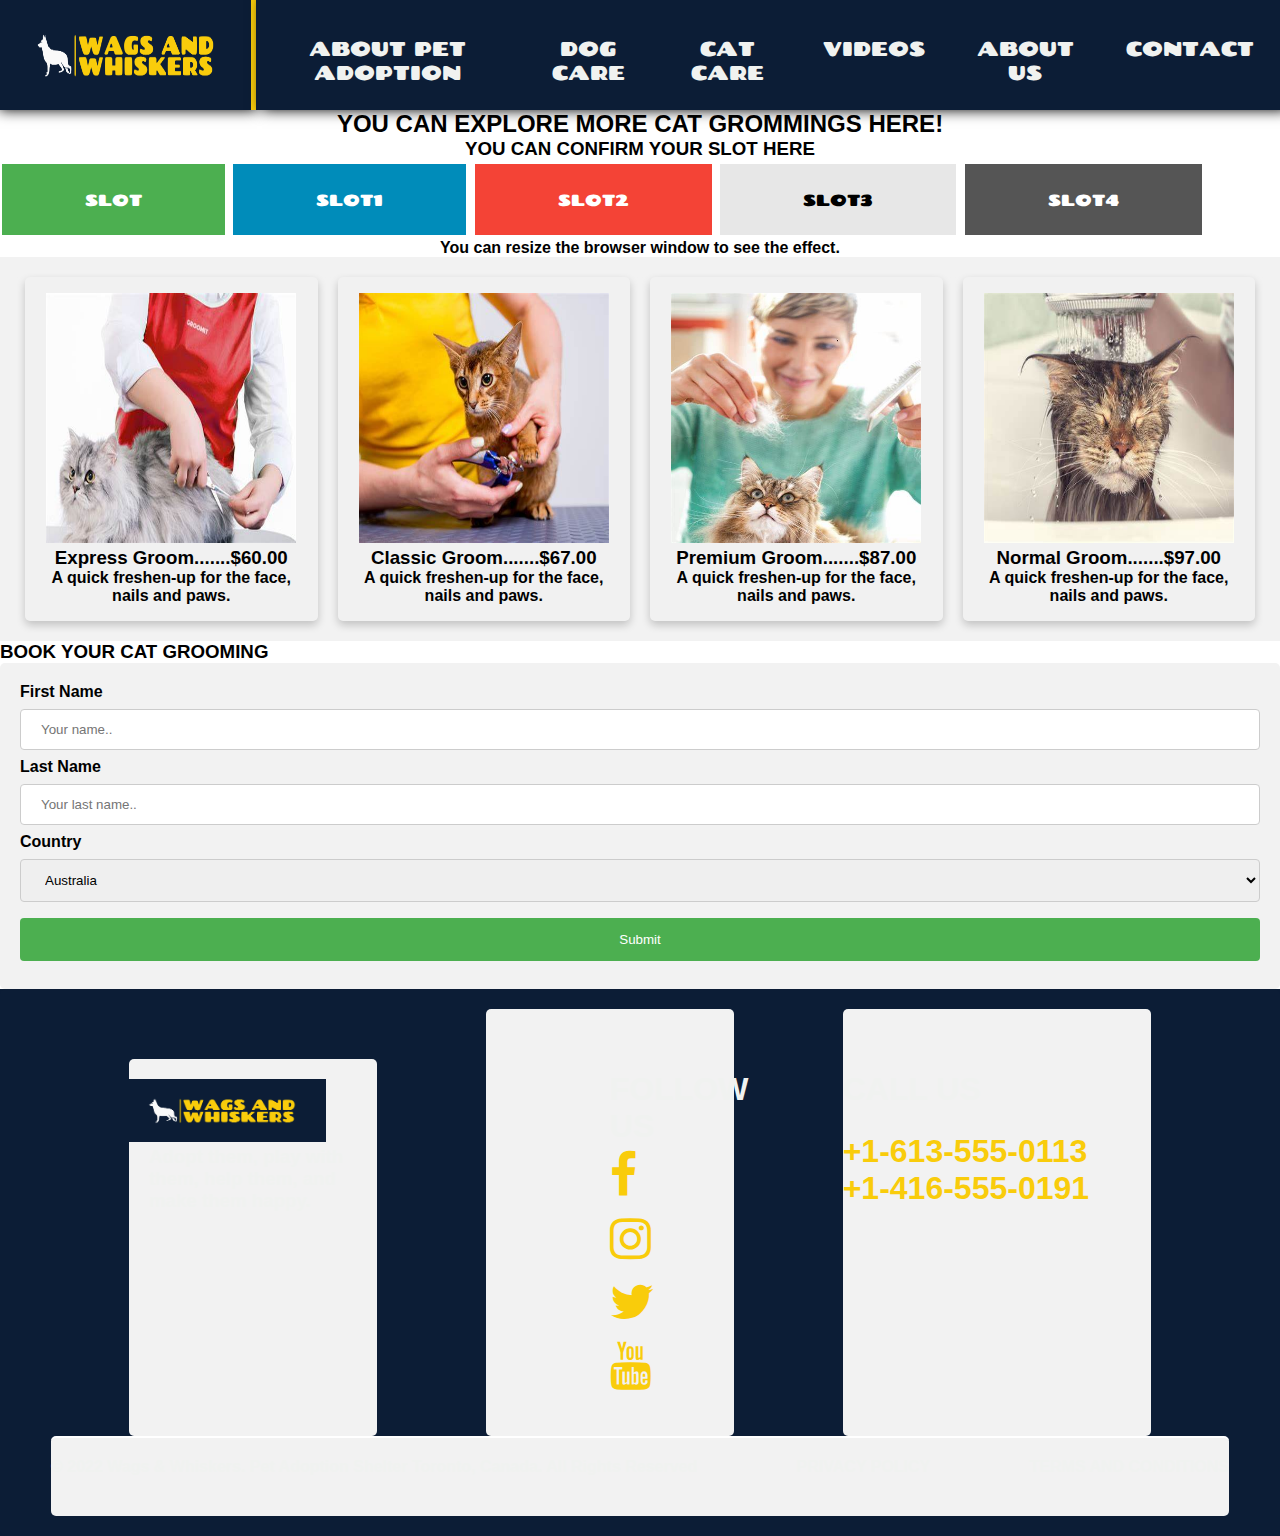
<file: pages/cat_grooming.html>
<!DOCTYPE html>
<html>
<head>
  <meta charset="UTF-8">
  <meta http-equiv="X-UA-Compatible" content="IE=edge">
  <meta name="viewport" content="width=device-width, initial-scale=1.0">
  <title>Document</title>
  <link rel="stylesheet" href="https://cdnjs.cloudflare.com/ajax/libs/font-awesome/4.7.0/css/font-awesome.min.css">
  <link rel="stylesheet" href="../assets/styles/general.css">
  <link rel="stylesheet" href="../assets/styles/cat_grooming.css">
  <!-- Fonts Used -->
  <link rel="preconnect" href="https://fonts.googleapis.com">
  <link rel="preconnect" href="https://fonts.gstatic.com" crossorigin>
  <link href="https://fonts.googleapis.com/css2?family=Chango&family=Open+Sans:wght@400;700&display=swap" rel="stylesheet">
</head>





  
<style>
input[type=submit] {
  width: 100%;
  background-color: #4CAF50;
  color: white;
  padding: 14px 20px;
  margin: 8px 0;
  border: none;
  border-radius: 4px;
  cursor: pointer;
}

input[type=submit]:hover {
  background-color: #45a049;
}

div {
  border-radius: 5px;
  background-color: #f2f2f2;
  padding: 20px;
}
* {
  box-sizing: border-box;
}

body {
  font-family: Arial, Helvetica, sans-serif;
}

/* Float four columns side by side */
.column {
  float: left;
  width: 25%;
  padding: 0 10px;
}

/* Remove extra left and right margins, due to padding */
.row {margin: 0 -5px;}

/* Clear floats after the columns */
.row:after {
  content: "";
  display: table;
  clear: both;
}

/* Responsive columns */
@media screen and (max-width: 600px) {
  .column {
    width: 100%;
    display: block;
    margin-bottom: 20px;
  }
}

/* Style the counter cards */
.card {
  box-shadow: 0 4px 8px 0 rgba(0, 0, 0, 0.2);
  padding: 16px;
  text-align: center;
  background-color: #f1f1f1;
  
}


</style>
<header>
  <div id="headerTitle">
      <img src="../assets/images/General/logo.png" id="logo" alt="shelter logo">
      <!-- Navbar -->
      <nav>
          <ul>
              <!-- Added dropdown list depending on type of content -->
              <li class="changeColor dropdown">
                  <button class="dropbtn">ABOUT PET ADOPTION</button>
                  <div class="dropdown-content">
                      <a href="dog_adoption.html">Dog Adoption</a>
                      <a href="#">Cat Adoption</a>
                      <a href="gallery.html">Pet Gallery</a>
                      <a href="Dog-Adopttion.html">Pet Adoption Information</a>
                      <a href="schedule.html">Schedule a Visit</a>
                      <a href="faqs.html">FAQS</a>
                  </div>
              </li>
              <li class="changeColor dropdown">
                  <button class="dropbtn">DOG CARE</button>
                  <div class="dropdown-content">
                      <a href="#">Dog Nutrition</a>
                      <a href="dog_breeds.html">Dog Breeds</a>
                      <a href="bring_dog.html">Bring Dog at home</a>

                      <a href="#">Dog Grooming</a>
                  </div>
              </li>
              <li class="changeColor dropdown">
                  <button class="dropbtn">CAT CARE</button>
                  <div class="dropdown-content">
                      <a href="cat_care.html">Cat Nutrition</a>
                      <a href="#">Cat Behavior & Traits</a>
                      <a href="cat_grooming.html">Cat Grooming</a>
                      <a href="cat_gallery.html">Cat Gallery</a>

                  </div>
              </li> 
              <li class="changeColor dropdown">
                  <a href="videos.html"><button class="dropbtn">VIDEOS</button></a>
              </li>
              <li class="changeColor dropdown">
                  <a href="about.html"><button class="dropbtn">ABOUT US</button></a>
              </li>
              <li class="changeColor dropdown">
                  <button class="dropbtn">CONTACT</button>
              </li>
          </ul>
      </nav>
      <!-- Hamburger Menu which will only show on mobile devices -->
      <input type="checkbox" id="hamburger-input" class="burger-shower" >
      <label id="hamburger-menu" for="hamburger-input">
          <nav id="sidebar-menu">
              <ul>
                  <!-- Added dropdown list depending on type of content -->
                  <li class="changeColor dropdown">
                      <input type="checkbox" class="side-shower" for="hamburger-menu">
                      <button class="dropbtn">ABOUT PET ADOPTION</button>
                      <div class="dropdown-content">
                          <a href="#">Dog Adoption</a>
                          <a href="#">Cat Adoption</a>
                          <a href="gallery.html">Pet Gallery</a>
                          <a href="#">Pet Adoption Information</a>
                          <a href="schedule.html">Schedule a Visit</a>
                          <a href="faqs.html">FAQS</a>
                      </div>
                  </li>
                  <li class="changeColor dropdown">
                      <input type="checkbox" class="side-shower" for="hamburger-menu">
                      <button class="dropbtn">DOG CARE</button>
                      <div class="dropdown-content">
                          <a href="#">Dog Nutrition</a>
                          <a href="dog_breeds.html">Dog Breeds</a>
                          <a href="#">Dog Grooming</a>
                      </div>
                  </li>
                  <li class="changeColor dropdown">
                      <input type="checkbox" class="side-shower" for="hamburger-menu">
                      <button class="dropbtn">CAT CARE</button>
                      <div class="dropdown-content">
                          <a href="cat_care.html">Cat Nutrition</a>
                          <a href="#">Cat Behavior & Traits</a>
                          <a href="cat_grooming.html">Cat Grooming</a>
                      </div>
                  </li> 
                  <li class="changeColor dropdown">
                      <button class="dropbtn">VIDEOS</button>
                  </li>
                  <li class="changeColor dropdown">
                      <a href="about.html"><button class="dropbtn">ABOUT US</button></a>
                  </li>
                  <li class="changeColor dropdown">
                      <button class="dropbtn">CONTACT</button>
                  </li>
              </ul>
          </nav>
      </label>
  </div>
</header>

  <H2><center><B>YOU CAN EXPLORE MORE CAT GROMMINGS HERE!</center><B></H2>
    <H3><CENTER>YOU CAN CONFIRM YOUR SLOT HERE</CENTER></H3>
  <button onclick="myFunc()"class="button">SLOT</button>
<button  onclick="myFunc()" class="button button2">SLOT1</button>
<button  onclick="myFunc()" class="button button3">SLOT2</button>
<button  onclick="myFunc()" class="button button4">SLOT3</button>
<button  onclick="myFunc()" class="button button5">SLOT4</button>
 
<p><CENTER>You can resize the browser window to see the effect.</CENTER></p>
<div class="row">
  <div class="column">
    <div class="card">
      <img src="../assets/images/Cat_grooming/c0.jpg" alt="MEAL" width="250"; height="250">
      <h3>Express Groom.......$60.00</h3>
       <P> A quick freshen-up for the face, nails and paws.</p>
      
    </div>
  </div>

  <div class="column">
    <div class="card">
      <img src="../assets/images/Cat_grooming/c3.jpg" alt="MEAL" width="250"; height="250">
      <h3>Classic Groom.......$67.00</h3>
      <p>A quick freshen-up for the face, nails and paws.</p>
      
    </div>
  </div>
  
  <div class="column">
    <div class="card">
      <img src="../assets/images/Cat_grooming/c4.jpg" alt="MEAL" width="250"; height="250">
      <h3>Premium Groom.......$87.00</h3>
      <p>A quick freshen-up for the face, nails and paws.</p>
      
    </div>
  </div>
  
  <div class="column">
    <div class="card">
      <img src="../assets/images/Cat_grooming/c5.jpg" alt="MEAL" width="250"; height="250">
      <h3>Normal Groom.......$97.00</h3>
      <p>A quick freshen-up for the face, nails and paws.</p>
    
    </div>
  </div>
</div>


<h3>BOOK YOUR CAT GROOMING</h3>

<div>
  <form action="/action_page.php">
    <label for="fname">First Name</label>
    <input type="text" id="fname" name="firstname" placeholder="Your name..">

    <label for="lname">Last Name</label>
    <input type="text" id="lname" name="lastname" placeholder="Your last name..">

    <label for="country">Country</label>
    <select id="country" name="country">
      <option value="australia">Australia</option>
      <option value="canada">Canada</option>
      <option value="usa">USA</option>
    </select>
  
    <input type="submit" value="Submit">
  </form>
</div>
<footer>
  <div id="footerContent">
      <div id="left-footer">
          <img src="../assets/images/General/logo.png" id="footer-logo" alt="shelter logo">
          <h3>Adopt them, play with them, help them, and make them happy.</h3>
      </div>
      <div id="center-footer">
          <p>FOLLOW US</p>
          <i class="fa fa-facebook"></i>
          <i class="fa fa-instagram"></i>
          <i class="fa fa-twitter"></i>
          <i class="fa fa-youtube"></i>
      </div>
      <div id="right-footer">
          <p>CALL US</p>
          <p>+1-613-555-0113</p>
          <p>+1-416-555-0191</p>
      </div>
      <div id="bottom-footer">
          <p>&copy; 2022 Wags & Whiskers. Pet Adoption Shelter Toronto, Canada. All Rights Reserved</p>
          <p>PRIVACY POLICY</p>
          <p>TERMS AND CONDITIONS</p>
      </div>
  </div>
</footer>
   
</body>

<script type="text/javascript" src="../js/cat_grooming.js"></script>
</html>
</file>
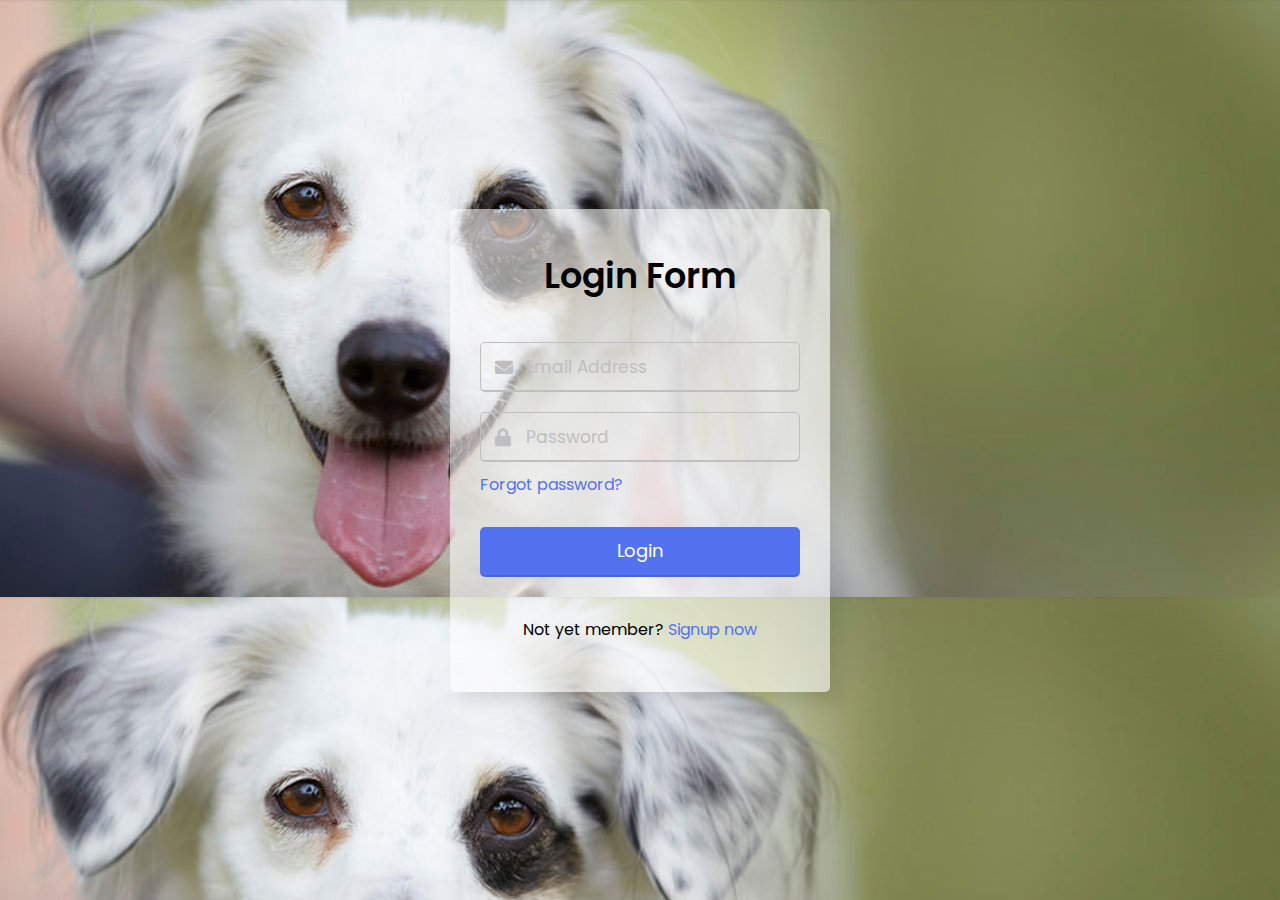
<file: pages/login_page.html>
<!DOCTYPE html>
<!-- Coding By CodingNepal - youtube.com/codingnepal -->
<html lang="en">
<head>
  <meta charset="UTF-8">
  <meta name="viewport" content="width=device-width, initial-scale=1.0">
  <title>Login Form validation in HTML & CSS | CodingNepal</title>
  <link rel="stylesheet" href="/assets/styles/login.css">
  <link rel="stylesheet" href="https://cdnjs.cloudflare.com/ajax/libs/font-awesome/5.15.3/css/all.min.css"/>
</head>
<body>
  <div class="wrapper">
    <header>Login Form</header>
    <form action="home.html">
      <div class="field email">
        <div class="input-area">
          <input type="text" placeholder="Email Address">
          <i class="icon fas fa-envelope"></i>
          <i class="error error-icon fas fa-exclamation-circle"></i>
        </div>
        <div class="error error-txt">Email can't be blank</div>
      </div>
      <div class="field password">
        <div class="input-area">
          <input type="password" placeholder="Password">
          <i class="icon fas fa-lock"></i>
          <i class="error error-icon fas fa-exclamation-circle"></i>
        </div>
        <div class="error error-txt">Password can't be blank</div>
      </div>
      <div class="pass-txt"><a href="#">Forgot password?</a></div>
      <a href="feature_3.html"><input type="submit" value="Login"></a>
    </form>
    <div class="sign-txt">Not yet member? <a href="#">Signup now</a></div>
  </div>

  <script src="/js/login.js"></script>

</body>
</html>
</file>
<file: assets/styles/about.css>
/* MAIN */
#aboutTitle  {
    font-family: 'Chango', cursive;
    color: #F9CC0B;
    text-align: center;
    margin: 50px auto;
    font-size: 4em;
    text-shadow: 3px 4px 6px #000000;
}
/* MISSION/VISION */
#MVContainer {
    display: flex;
    margin: 0 5%;
}
#missionContainer, #visionContainer {
    font-size: 1.4em;
    text-align: justify;
    padding: 3%;
    width: 95%;
    line-height: 1.5em;
    color: #F0F2F0;
    background-color: rgba(12,29,54,0.95);
    border-radius: 50px;
    box-shadow: 10px 10px 34px -17px rgba(0,0,0,1);
    -webkit-box-shadow: 10px 10px 34px -17px rgba(0,0,0,1);
    -moz-box-shadow: 10px 10px 34px -17px rgba(0,0,0,1);
}
#missionContainer h3, #visionContainer h3 {
    color: #F9CC0B;
    margin-bottom: 2%;
}
#missionContainer {
    margin-right: 1%;
}
#visionContainer {
    margin-left: 1%;
}
/* FOUNDERS */
#foundersImg {
    box-shadow: 10px 10px 34px -17px rgba(0,0,0,1);
    -webkit-box-shadow: 10px 10px 34px -17px rgba(0,0,0,1);
    -moz-box-shadow: 10px 10px 34px -17px rgba(0,0,0,1);
}
#mainSection1 > p {
    font-size: 1.4em;
    text-align: left;
    margin: 5% 2%;
    padding: 2%;
    width: 27%;
    line-height: 1.5em;
    color: #F0F2F0;
    border-radius: 50px;
}
#mainSection2 {
    clear: both;
    text-align: center;
    margin: 5% 0;
}
#mainSection2 > p {
    font-size: 1.5em;
    color: #F0F2F0;
    margin-bottom: 2%;
}
#aboutContent > div > img {
    width: 25%;
    margin: 0 3% 0 2%;
    height: auto;
    border-radius: 25px;
}
#aboutContent > div {
    margin: 3%;
}
#aboutContent > .about-row:first-child {
    display: flex;
}
/* GOALS */
.about-row > h5 {
    font-size: 2em;
    margin: 2% auto;
    width: 25%;
    color: #F9CC0B;
    border-radius: 50px;
    line-height: 2em;
    text-align: center;
    background-color: #0C1D36;
}
.about-row > p {
    font-size: 1.8em;
    margin: 2%;
    width: 70%;
    color: #F0F2F0;
    line-height: 2em;
    text-align: justify;
    background-color: rgba(12,29,54,0.95);
    border-radius: 50px;
    padding: 2%;
    box-shadow: 10px 10px 34px -17px rgba(0,0,0,1);
    -webkit-box-shadow: 10px 10px 34px -17px rgba(0,0,0,1);
    -moz-box-shadow: 10px 10px 34px -17px rgba(0,0,0,1);
}
#goalsList{
    display: block;
    width: 100%;    
    margin: 0 auto;
}
.about-row > ul> li {
    font-size: 1.4em;
    margin: 2% auto;
    width: 80%;
    color: #F0F2F0;
    line-height: 2em;
    text-align: justify;
    background-color: rgba(12,29,54,0.95);
    border-radius: 50px;
    padding: 2%;
    list-style: none;
    text-align: center;
    box-shadow: 10px 10px 34px -17px rgba(0,0,0,1);
    -webkit-box-shadow: 10px 10px 34px -17px rgba(0,0,0,1);
    -moz-box-shadow: 10px 10px 34px -17px rgba(0,0,0,1);
}
.about-row:nth-child(2) {
    clear: both;
    margin: 2% 0;
}
.about-row:nth-child(2) > p{
    margin-left: 25%;
}

/* QUIZ */
#quizContainer {
    margin: 0% 5% 0% 5%;
    bottom: 350px;
    position: relative;
}
#quizContainer h3 {
    font-family: 'Chango', cursive;
    color: #F9CC0B;
    text-align: center;
    margin: 50px auto 50px;
    font-size: 4em;
    text-shadow: 3px 4px 6px #000000;
}
.game-quiz-container{
    width: 40rem;
    height: 40rem;
    background-color: #0C1D36;
    display: flex;
    flex-direction: column;
    align-items: center;
    justify-content: space-around;
    border-radius: 30px;
    margin: 0 auto;
    box-shadow: 10px 10px 34px -17px rgba(0,0,0,1);
    -webkit-box-shadow: 10px 10px 34px -17px rgba(0,0,0,1);
    -moz-box-shadow: 10px 10px 34px -17px rgba(0,0,0,1);
}
.game-question-container{
    width: 80%;
    height: 6rem;
    margin-top: 2%;
    display: flex;
    align-items: center;
    justify-content: center;
    border: 2px solid darkgray;
    border-radius: 25px;
    color: #F9CC0B;
}
.game-question-container h1{
    font-size: 1.1rem;
    text-align: center;
    padding: 3px;
}
.game-options-container{
    width: 80%;
    height: 20rem;
    display: flex;
    flex-wrap: wrap;
    align-items: center;
    justify-content: space-around;
    color: #F9CC0B;
}
.game-options-container span{
    width: 75%;
    height: 3rem;
    margin: 2%;
    border: 2px solid darkgray;
    border-radius: 20px;
    overflow: hidden;
    color: #F9CC0B;
}
.option-span .option-label{
    width: 100%;
    height: 100%;
    display: flex;
    text-align: center;
    align-items: center;
    justify-content: center;
    cursor: pointer;
    transition: transform 0.3s;
    font-weight: 600;
    color: #F9CC0B;
}
.option-span .option-label:hover{
    -ms-transform: scale(1.12);
    -webkit-transform: scale(1.12);
    transform: scale(1.12);
    color: #F9CC0B;
    background: #1c1c1c;
}
input[type="radio"] {
    position: relative;
    display: none;
}
input[type=radio]:checked ~ .option-label {
    background: #1c1c1c;
}
.next-button-container{
    width: 50%;
    height: 3rem;
    margin-bottom: 5%;
    display: flex;
    justify-content: center;
}
.next-button-container button{
    width: 11rem;
    height: 4rem;
    border-radius: 10px;
    background: none;
    color: #F9CC0B;
    font-weight: 600;
    border: 2px solid gray;
    cursor: pointer;
    outline: none;
}
.next-button-container button:hover{
    background-color: #F9CC0B;
    color: #0C1D36;
}
.modal-container{
    display: none;
    position: fixed;
    z-index: 1; 
    left: 0;
    top: 0;
    width: 100%; 
    height: 100%; 
    overflow: auto; 
    background-color: rgb(0,0,0); 
    background-color: rgba(0,0,0,0.4); 
    flex-direction: column;
    align-items: center;
    justify-content: center; 
    -webkit-animation: fadeIn 1.2s ease-in-out;
    animation: fadeIn 1.2s ease-in-out;
}
.modal-content-container{
    height: 20rem;
    width: 25rem;
    background-color: rgb(43, 42, 42);
    display: flex;
    flex-direction: column;
    align-items: center;
    justify-content: space-around;
    border-radius: 25px;
}
.modal-content-container h1{
    font-size: 1.3rem;
    height: 3rem;
    color: #F9CC0B;
    text-align: center;
}
.grade-details{
    width: 15rem;
    height: 10rem;
    display: flex;
    flex-direction: column;
    align-items: center;
    justify-content: space-around;
}
.grade-details p{
    color: #F9CC0B;
    text-align: center;
}
.modal-button-container{
    height: 2rem;
    width: 100%;
    display: flex;
    align-items: center;
    justify-content: center;
}
.modal-button-container button{
    width: 10rem;
    height: 2rem;
    background: none;
    outline: none;
    border: 1px solid rgb(252, 242, 241);
    color: #F9CC0B;
    font-size: 1.1rem;
    cursor: pointer;
    border-radius: 20px;
}
.modal-button-container button:hover{
    background-color: rgb(83, 82, 82);
}

/* MEDIA QUERY */
/* PHONE */
@media (min-width:320px) and (max-width: 750px) {
    #aboutTitle {
        font-family: 'Chango', cursive;
        width: 100%;
        color: #F9CC0B;
        text-align: center;
        margin: 10% auto;
        font-size: 2em;
        text-shadow: 3px 4px 6px #000000;
        background-color: transparent;
    }
    #missionContainer, #visionContainer {
        padding: 10%;
        margin-right: 0;
    }
    .about-row > p {
        font-size: 1.2em;
        margin: 5% auto;
        width: 80%;
        padding: 8%;
        opacity: 100;
    }
    .about-row > h5 {
        width: 95%;
    }
    .about-row > ul > li {
        font-size: 1.2em;
        margin: 10% auto;
        width: 80%;
        opacity: 100;
        text-align: justify;
        padding: 8%;
    }
    #quizContainer {
        bottom: 100px;
    }
    #quizContainer h3 {
        margin: 5%;
        width: 90%;
        font-size: 2.5em;
    }
    .game-quiz-container{
        width: 90%;
        height: 80vh;
    }
    .game-question-container{
        height: 6rem;
    }
    .game-question-container h1{
       font-size: 0.9rem;
       color: #F9CC0B;
    }
    .game-options-container span{
        width: 90%;
        height: 2.5rem;
    }
    .game-options-container span label{
        font-size: 0.8rem;
        color: #F9CC0B;
    }
    .modal-content-container{
        width: 90%;
        height: 25rem;
    }
    .modal-content-container h1{
        font-size: 1.2rem;
        margin: 5%;
    }
    .game-quiz-container{
        width: 90%;
        height: 80vh;
    }
    .game-question-container{
        height: 8rem;
    }
    .game-question-container h1{
        font-size: 0.9rem;
    }
    .game-options-container span{
        width: 90%;
        padding: 5%;
    }
    .modal-content-container{
        width: 90%;
        height: 20rem;
    }
    .modal-content-container h1{
        font-size: 1.2rem;
    }
}
/* TABLET */
@media screen and (min-width: 751px) and (max-width: 1024px) {
    .about-row {
        flex-direction: column;
        justify-content: center;
    }
    #foundersImg {
        width: 40% !important;
        margin: 1% !important;
        height: 100%;
    }
    #aboutContent > .about-row{
        flex-flow: row;
    }
    .about-row > p {
        padding: 5%;
        margin: 0;
        width: 100%;
    }
}

/* ANIMATIONS */
@keyframes fadeIn {
    from {opacity: 0;}
    to {opacity:1 ;}
}
@-webkit-keyframes fadeIn {
    from {opacity: 0;}
    to {opacity: 1;}
}
</file>
<file: assets/styles/general.css>
/* GENERAL */
* {
    margin: 0;
    padding: 0;
    font-family: 'Noto Sans', sans-serif;
}
#main-wrapper {
    /* padding: 0 0 100px; */
    position: relative;
}
html, body {
  scroll-behavior: smooth;
  height: 100%;
  background: #fff;
}

/* HEADER */
header > a {
    text-decoration: none;
    box-shadow: 1px 4px 15px 0px rgba(0,0,0,0.69);
}
#headerTitle {
    font-family: 'Chango', cursive;
    display: flex;
}
#logo {
    width: 20%;
    float: left;
    border-right: 5px solid #F9CC0B;
    box-shadow: 0px -1px 13px 1px #000000;
    cursor: pointer;
}
nav {
    background-color: #0C1D36;
    width: 100%;
    box-shadow: 7px -1px 13px 1px #000000;
}
#mobileNavbar {
    display: none;
}
#sidebar-menu {
    display: none;
}
ul {
    display: flex;
    justify-content: space-evenly;
    margin-top: 1%;
}
ul > li {
    color: #F0F2F0;
    text-decoration: none;
    padding: 10px;
    font-size: 1.6em;
}
button:hover {
    color: #F9CC0B;
}
button {
    font-weight: 400;
    font-family: 'Chango', cursive;
}
/** Dropdown **/
.dropbtn {
    background-color: #0C1D36;
    color: #F0F2F0;
    padding: 16px;
    font-size: 0.8em;
    border: none;
    cursor: pointer;
}  
.dropdown {
    position: relative;
    display: inline-block;
}  
.dropdown-content {
    display: none;
    position: absolute;
    background-color: #0C1D36;
    width: 100%;
    box-shadow: 0px 8px 16px 0px rgba(0,0,0,0.2);
    z-index: 1;
}  
.dropdown-content a {
    color: #fff;
    padding: 12px 16px;
    text-decoration: none;
    display: block;
    font-size: 0.7em;
    cursor: pointer;
}
.dropdown-content a:hover {background-color: #0C1D36; color:#F9CC0B}
.dropdown:hover .dropdown-content {display: block;}
.dropdown:hover .dropbtn {background-color: #0C1D36;}
.side-shower {display: none;}

/* HAMBURGER MENU */
.overlay{
    position: fixed;
    top: 0;
    left: 0;
    width: 100%;
    height: 100%;
    opacity: 0;
    visibility: hidden;
    transition: opacity .35s, visibility .35s, height .35s;
    background: black;
    z-index: -1;
}
/* Hamburger menu is invisible on desktops and some tablets */
#hamburger-input {
    display: none;
}
#hamburger-menu p {
    color: #fff;
    font-size: 2rem;
    margin: 20px 0;
}
#hamburger-menu ul {
    padding-left: 0px;
}
#hamburger-menu li {
    list-style-type: none;
    line-height: 3rem;
}
#hamburger-menu a {
    color: #fff;
    font-size: 1.3rem;
    text-decoration: none;
}
#hamburger-menu a:hover {
    text-decoration: underline;
}
/* On checkbox click, reveal mobile menu from the side */
#hamburger-input:checked + #hamburger-menu #sidebar-menu {
    visibility: visible;
    opacity: 1;
}

/* MAIN */
main {
    overflow: hidden;
    background: url(../images/General/bodyBg.jpg) center center;
    background-size: 150px;
    background-repeat: repeat;
    width: 100%;
}
#scrollTop {
  display: none; 
  position: fixed;
  bottom: 20px; 
  right: 30px; 
  z-index: 99; 
  border: none; 
  outline: none; 
  background-color: #F9CC0B; 
  color: #0C1D36; 
  cursor: pointer; 
  padding: 15px;
  border-radius: 10px; 
  font-size: 1.5em; 
  transition: 0.3s;
}

#scrollTop:hover {
    transform: scale(1.5);
}
#aboutContent {
    margin-bottom: 25%;
}

/* FOOTER */
footer {
    bottom: 0;
    height: auto;
    left: 0;
    position: relative;
    width: 100%;
    background-color: #0C1D36;
}
#footerContent {
    display: flex;
    justify-content: space-evenly;
    color: #F0F2F0;
    text-align: justify;
    background-color: #0C1D36;
    flex-flow: row wrap;
}
#footerContent a {
    text-decoration: none;
    text-align: center;
    color: #F0F2F0;
    letter-spacing: 0.1em;
}
#footer-logo {
    width: 100%;
    margin-left: -15%;
    cursor: pointer;
}
#left-footer {
    width: 20%;
    text-align: left;
    margin: 4% 0 0 0;
}
#center-footer {
    width: 20%;
    padding: 5% 5% 3% 10%;
}
#center-footer > p {
    font-size: 2em;
}
#center-footer > .fa {
    font-size: 3em;
    margin: 10% 10% 15% 0;
    color: #F9CC0B;
    cursor: pointer;
}
#right-footer {
    font-size: 2em;
    padding: 5% 5% 3% 0%;
}
#right-footer > p:nth-child(1) {
    margin-bottom: 10%;
 }
#right-footer > p:nth-child(2), #right-footer > p:nth-child(3) {
   font-size: 1em;
   color: #F9CC0B;
}
#bottom-footer {
    width: 95%;
    padding: 20px 0 40px;
    display: flex;
    justify-content: space-between;
    border-top: 2px solid white;
}

/* MEDIA QUERY */
/* PHONE */
@media (min-width:320px) and (max-width: 750px) {
    /* HEADER */
    nav {
        display: none;
    }
    #sidebar-menu {
        display: block;
    }
    #headerTitle {
        background-color: #0C1D36;
    }
    #mobileNavbar {
        background-color: #0C1D36;
        width: 100%;
        display: block;
    }
    #logo {
        width: 75%;
        border-right: 5px solid #F9CC0B;
    }
    #hamburger-menu {
        display: block;
        width: 50px;
        height: 40px;
        position: absolute;
        right: 25px;
        top: 25px;
        border: none;
        z-index: 5;
        background: linear-gradient(
            to bottom, 
            #F9CC0B, #F9CC0B 20%, 
            #0C1D36 20%, #0C1D36 40%, 
            #F9CC0B 40%, #F9CC0B 60%, 
            #0C1D36 60%, #0C1D36 80%, 
            #F9CC0B 80%, #F9CC0B 100%
        );
    }
    #hamburger-menu #sidebar-menu {
        visibility: hidden;
        position: fixed;
        opacity: 0;
        left: 0;
        top: 10%;
        width: 100%;
        height: 100%;
        background-color: #F9CC0B;
        transition: 0.3s;
        padding: 0px 10px;
        box-sizing: border-box;
    }
    #hamburger-menu ul {
        margin: 10px;
        display: flex;
        flex-flow: column;
    }
    .dropdown-content {
        width: 94.5%;
    }
    .dropbtn {
        width: 100%;
        margin: 15px 0;
    }

    /* MAIN */
    main > h2 {
        margin: 5%;
        width: 90%;
        font-size: 1.5em;
    }
    #MVContainer {
        flex-wrap: wrap;
    }
    #missionContainer, #visionContainer {
        margin: 0;
        padding: 30px;
    }
    #missionContainer {
        margin-bottom: 2.5%;
    }
    #visionContainer {
        margin-top: 2.5%;
    }
    #aboutContent > div {
        margin: 5%;
        display: flex;
        flex-wrap: wrap;
        flex-flow: column;
    }
    #foundersImg {
        width: 95% !important;
        margin: 0 auto !important;
    }
    .about-row > p {
        font-size: 1.5em;
        margin: 5% auto;
        padding: 5% 10%;
        width: 75%;
    }
    .about-row > h5 {
        width: 90%;
        margin: 0 auto;
    }
    .about-row > ul> li {
        font-size: 1.3em;
        padding: 10%;
        margin: 5% auto;
        width: 75%;
    }
    /* GALLERY */
    section > h2 {
        font-size: 4em;
    }
    #filterBtnContainer > button {
        margin: 0 3.5%;
        font-size: 1em;
    }
    .column {
        width: 75%;
        margin: 3em 0;
    }
    section {
        margin-bottom: 40%;
    }
    /* FOOTER */
    #left-footer, #center-footer, #right-footer {
        display: none;
    }
    #bottom-footer {
        border: none;
        width: 90%;
        padding: 0;
        display: block;
        text-align: center;
    }
    #bottom-footer > p {
        line-height: 2em;
    }
}

/* TABLETS */
@media screen and (min-width: 751px) and (max-width: 1024px) {
    /* HEADER */
    #logo {
        width: 25%;
        border-right: none;
    }
    nav {
        display: block;
    }
    #sidebar-menu, #hamburger-menu {
        display: none;
    }
    ul > li {
        font-size: 1em;
        padding: 0 20px 0 0;
    }
    .dropdown-content {
        width: 100%;
    }
    .dropdown-content a {
        color: #fff;
    }

    /* MAIN */
    body {
        min-width:1024px;
    }
    main {
        width: 100%;
    }
    main > h2 {
        width: 90%;
        font-size: 3em;
    }
    #MVContainer {
        flex-flow: row;
    }
    #missionContainer {
        margin-bottom: 0;
        margin-right: 10px;
    }
    #visionContainer {
        margin-top: 0;
        margin-left: 10px;
    }
    .about-row > p {
        padding: 5%;
        margin: 0;
    }
    #quizContainer {
        bottom: 200px;
    }
}
</file>
<file: assets/styles/bring_dog.css>
*{
    margin: 0;
    padding: 0;
}

*{
    margin: 0;
    padding: 0;
}
.h_ad{
    text-align: center;
    
    font-size: 30px;
    box-sizing: border-box;
    color: green;
}
.mainbox{
    width: 100%;
    /* height: 1000px; */
}

.row{
    width: 100%;
    /* height: 800px; */
    background-color: white;
    margin-top: 30;
    
   
}


.col{
    width: 100%;
    height: 600px;
    /* background-color: chartreuse; */
    margin-top: 30px;
    border-radius: 30px;
    border: 2px solid black;

    
}

.img_box{
    width: 100%;
    height: 300px;
    /* background-color: aqua; */
}

.img_box img{
    width: 100%;
    height: 300px;
    border-radius: 30px 30px 0 0;
}
.w_box{
    width: 100%;
    height: 100px;
    background-color: white;
    padding: 10px;
    box-sizing: border-box;
}

.c_box{
    width: 100%;
    height: 180px;
    background-color: white;
    padding: 10px;
    box-sizing: border-box;
    border-radius: 0 0 30px 30px;
}

@media only screen and (min-width:764px) {
    .h_ad{
        text-align: center;
        padding: 30px;
        font-size: 30px;
        box-sizing: border-box;
        color: green;
    }
    .row{
        /* background-color: gainsboro; */
      
        display: flex;
        justify-content: space-around;
        padding: 30px;
    box-sizing: border-box;
    }
    
.col{
    width: 45%;
    height: 550px;
    background-color: white;
    margin-top: 30px;
    border-radius: 30px;
    border: 2px solid black;
}

.img_box{
    width: 100%;
    height: 300px;
    /* background-color: aqua; */
}

.img_box img{
    width: 100%;
    height: 550px;
    border-radius: 30px 30px 30px 30px;
}
.col:hover img{
    margin-top: -80px;
    height: 300px;
    transition: 1s;
    border-radius: 30px 30px 0px 0px;

}
.w_box{
    width: 100%;
    height: 100px;
    /* background-color: bisque; */
    padding: 20px;
    box-sizing: border-box;
    visibility: hidden;
    margin-top: 150px;
}

.col:hover .w_box{
    margin-top: -60px;
    visibility: visible;
    transition: 1s;
    color: red;
}

.c_box{
    width: 100%;
    height: 130px;
    /* background-color: brown; */
    padding: 20px;
    box-sizing: border-box;
    border-radius: 0 0 30px 30px;
    visibility: hidden;
    margin-top: 50px;
}

.c_box button{
    text-align: center;
    margin-left: 200px;
    margin-top: 50px;
    padding: 10px;
    border: 2px solid green;
    border-radius: 20px;
}

.col:hover .c_box{
    visibility: visible;
    margin-top: -10px;
    color: green;
}
}


/* GENERAL */
* {
    margin: 0;
    padding: 0;
    font-family: 'Noto Sans', sans-serif;
}
#main-wrapper {
    padding: 0 0 100px;
    position: relative;
}
html, body {
  scroll-behavior: smooth;
  height: 100%;
  background: #fff;
}
/* HEADER */
header > a {
    text-decoration: none;
    box-shadow: 1px 4px 15px 0px rgba(0,0,0,0.69);
}
#headerTitle {
    font-family: 'Chango', cursive;
    display: flex;
}
#logo {
    width: 20%;
    float: left;
    border-right: 5px solid #F9CC0B;
    box-shadow: 0px -1px 13px 1px #000000;
}
nav {
    background-color: #0C1D36;
    width: 100%;
    box-shadow: 7px -1px 13px 1px #000000;
}
#mobileNavbar {
    display: none;
}
#sidebar-menu {
    display: none;
}
ul {
    display: flex;
    justify-content: space-evenly;
    margin-top: 1%;
}
ul > li {
    color: #F0F2F0;
    text-decoration: none;
    padding: 10px;
    font-size: 1.6em;
}
button:hover {
    color: #F9CC0B;
}
button {
    font-weight: 400;
    font-family: 'Chango', cursive;
}
/** Dropdown **/
.dropbtn {
    background-color: #0C1D36;
    color: #F0F2F0;
    padding: 16px;
    font-size: 0.8em;
    border: none;
    cursor: pointer;
}  
.dropdown {
    position: relative;
    display: inline-block;
}  
.dropdown-content {
    display: none;
    position: absolute;
    background-color: #0C1D36;
    width: 100%;
    box-shadow: 0px 8px 16px 0px rgba(0,0,0,0.2);
    z-index: 1;
}  
.dropdown-content a {
    color: #fff;
    padding: 12px 16px;
    text-decoration: none;
    display: block;
    font-size: 0.7em;
    cursor: pointer;
}
.dropdown-content a:hover {background-color: #0C1D36; color:#F9CC0B}
.dropdown:hover .dropdown-content {display: block;}
.dropdown:hover .dropbtn {background-color: #0C1D36;}
.side-shower {display: none;}
/* MAIN */
main {
    overflow: hidden;
    background: url(../images/Pages/General/bodyBg.jpg) center center;
    background-size: 150px;
    background-repeat: repeat;
    width: 100%;
}
#scrollTop {
  display: none; 
  position: fixed;
  bottom: 20px; 
  right: 30px; 
  z-index: 99; 
  border: none; 
  outline: none; 
  background-color: #F9CC0B; 
  color: #0C1D36; 
  cursor: pointer; 
  padding: 15px;
  border-radius: 10px; 
  font-size: 1.5em; 
  transition: 0.3s;
}

#scrollTop:hover {
    transform: scale(1.5);
}
/* FOOTER */
footer {
    
    height: 100px;
    left: 0;
    position: absolute;
    width: 100%;
    background-color: #0C1D36;
}
#footerContent {
    display: flex;
    justify-content: center;
    color: #F0F2F0;
    margin: 2% 0;
    text-align: center;
    background-color: #0C1D36;

}

#footerContent a {
    text-decoration: none;
    text-align: center;
    color: #F0F2F0;
    letter-spacing: 0.1em;
}
/* HAMBURGER MENU */
.overlay{
    position: fixed;
    top: 0;
    left: 0;
    width: 100%;
    height: 100%;
    opacity: 0;
    visibility: hidden;
    transition: opacity .35s, visibility .35s, height .35s;
    background: black;
    z-index: -1;
}
/* Hamburger menu is invisible on desktops and some tablets */
#hamburger-input {
    display: none;
}
#hamburger-menu p {
    color: #fff;
    font-size: 2rem;
    margin: 20px 0;
}
#hamburger-menu ul {
    padding-left: 0px;
}
#hamburger-menu li {
    list-style-type: none;
    line-height: 3rem;
}
#hamburger-menu a {
    color: #fff;
    font-size: 1.3rem;
    text-decoration: none;
}
#hamburger-menu a:hover {
    text-decoration: underline;
}
/* On checkbox click, reveal mobile menu from the side */
#hamburger-input:checked + #hamburger-menu #sidebar-menu {
    visibility: visible;
    opacity: 1;
}

/* MEDIA QUERY */
/* PHONE */
@media (min-width:320px) and (max-width: 750px) {
    /* HEADER */
    nav {
        display: none;
    }
    #sidebar-menu {
        display: block;
    }
    #headerTitle {
        background-color: #0C1D36;
    }
    #mobileNavbar {
        background-color: #0C1D36;
        width: 100%;
        display: block;
    }
    #logo {
        width: 75%;
        border-right: 5px solid #F9CC0B;
    }
    #hamburger-menu {
        display: block;
        width: 50px;
        height: 40px;
        position: absolute;
        right: 25px;
        top: 25px;
        border: none;
        z-index: 5;
        background: linear-gradient(
            to bottom, 
            #F9CC0B, #F9CC0B 20%, 
            #0C1D36 20%, #0C1D36 40%, 
            #F9CC0B 40%, #F9CC0B 60%, 
            #0C1D36 60%, #0C1D36 80%, 
            #F9CC0B 80%, #F9CC0B 100%
        );
    }
    #hamburger-menu #sidebar-menu {
        visibility: hidden;
        position: fixed;
        opacity: 0;
        left: 0;
        top: 10%;
        width: 100%;
        height: 100%;
        background-color: #F9CC0B;
        transition: 0.3s;
        padding: 0px 10px;
        box-sizing: border-box;
    }
    #hamburger-menu ul {
        margin: 10px;
        display: flex;
        flex-flow: column;
    }
    .dropdown-content {
        width: 94.5%;
    }
    .dropbtn {
        width: 100%;
        margin: 15px 0;
    }

    /* MAIN */
    main > h2 {
        margin: 5%;
        width: 90%;
        font-size: 1.5em;
    }
    #MVContainer {
        flex-wrap: wrap;
    }
    #missionContainer, #visionContainer {
        margin: 0;
        padding: 30px;
    }
    #missionContainer {
        margin-bottom: 2.5%;
    }
    #visionContainer {
        margin-top: 2.5%;
    }
    #aboutContent > div {
        margin: 5%;
        display: flex;
        flex-wrap: wrap;
        flex-flow: column;
    }
    #foundersImg {
        width: 95% !important;
        margin: 0 auto !important;
    }
    .about-row > p {
        font-size: 1.5em;
        margin: 5% auto;
        padding: 5% 10%;
        width: 75%;
    }
    .about-row > h5 {
        width: 90%;
        margin: 0 auto;
    }
    .about-row > ul> li {
        font-size: 1.3em;
        padding: 5%;
        margin: 5% auto;
        width: 85%;
    }
    /* GALLERY */
    section > h2 {
        font-size: 4em;
    }
    #filterBtnContainer > button {
        margin: 0 3.5%;
    }
    .column {
        width: 75%;
        margin: 3em 0;
    }
    /* FOOTER */
    #footerContent {
        margin: 7% 0;
    }
}

/* TABLETS */
@media screen and (min-width: 751px) and (max-width: 1024px) {
    /* HEADER */
    #logo {
        width: 25%;
        border-right: none;
    }
    nav {
        display: block;
    }
    #sidebar-menu, #hamburger-menu {
        display: none;
    }
    ul > li {
        font-size: 1em;
        padding: 0 20px 0 0;
    }
    .dropdown-content {
        width: 100%;
    }
    .dropdown-content a {
        color: #fff;
    }

    /* MAIN */
    main {
        width: 100%;
    }
    main > h2 {
        width: 90%;
        font-size: 3em;
    }
    #MVContainer {
        flex-flow: row;
    }
    #missionContainer {
        margin-bottom: 0;
        margin-right: 10px;
    }
    #visionContainer {
        margin-top: 0;
        margin-left: 10px;
    }
    #aboutContent > div > img {
        height: 100%;
    }
    #aboutContent > .about-row{
        flex-flow: row;
    }
    .about-row > p {
        padding: 5%;
        margin: 0;
    }
    #foundersImg {
        width: 40% !important;
        margin: 1% !important;
        height: 100%;
    }

    /* FOOTER */
    #footerContent {
        margin: 3% auto;
    }
}
</file>
<file: assets/styles/cat_care_body.css>
body {
    margin: 0;
    box-sizing: border-box;
    border-color: red;
  }

  .container {
    line-height: 200%;
  }

  .header {
    display: flex;
    justify-content: space-between;
    align-items: center;
    padding: 19px;
    background-color: #131212;
  }

  .header h1 {
    color: #e61616;
    font-size: 30px;
    font-family: 'Pacifico', cursive;
  }

  .header .social a {
    padding: 0 5px;
    color: #f57272;
  }

  .left {
    float: left;
    width: 180px;
    margin: 0;
    padding: 1em;
  }

  .content {
    margin-left: 190px;
    border-left: 1px solid #d4d4d4;
    padding: 1em;
    overflow: hidden;
  }

  ul {
    list-style-type: none;
    margin: 0;
    padding: 0;
    font-family: sans-serif;
  }

  li a {
    display: block;
    color: rgb(243, 25, 25);
    padding: 8px 16px;
    text-decoration: none;
  }

  li a.active {
    background-color: #84e4e2;
    color: white;
  }

  li a:hover:not(.active) {
    background-color: #29292a;
    color: white;
  }

  table {
    font-family: arial, sans-serif;
    border-collapse: collapse;
    width: 100%;
    margin: 30px 0;
  }

  td,
  th {
    border: 1px solid #dddddd;
    padding: 8px;
  }

  tr:nth-child(1) {
    background-color: #84e4e2;
    color: white;
  }

  tr td i.fas {
    display: block;
    font-size: 35px;
    text-align: center;
  }

  footer {
    position: relative;
  }
</file>
<file: assets/styles/cat_grooming.css>
input[type=text], select {
    width: 100%;
    padding: 12px 20px;
    margin: 8px 0;
    display: inline-block;
    border: 1px solid #ccc;
    border-radius: 4px;
    box-sizing: border-box;
  }
  
  input[type=submit] {
    width: 100%;
    background-color: #4CAF50;
    color: white;
    padding: 14px 20px;
    margin: 8px 0;
    border: none;
    border-radius: 4px;
    cursor: pointer;
  }
  
  input[type=submit]:hover {
    background-color: #45a049;
  }
  
  div {
    border-radius: 5px;
    background-color: #f2f2f2;
    padding: 20px;
  }
  .button {
    background-color: #4CAF50; 
    border: darkblue;
    color: white;
    padding: 26px 83px;
    text-align: center;
    text-decoration: none;
    display: inline-block;
    font-size: 16px;
    margin: 4px 2px;
    cursor: pointer;
  }
  
  .button2 {background-color: #008CBA;} 
  .button3 {background-color: #f44336;}  
  .button4 {background-color: #e7e7e7; color: black;}  
  .button5 {background-color: #555555;} 
  
#headerTitle {
    padding: 0;
  }
footer {
  position: relative;
}
footer > div {
  background-color: #0C1D36 !important;
  border-radius: 5px;
  padding: 20px !important;
}
</file>
<file: assets/styles/login.css>
@import url('https://fonts.googleapis.com/css2?family=Poppins:wght@400;500;600&display=swap');
*{
  margin: 0;
  padding: 0;
  box-sizing: border-box;
  font-family: "Poppins", sans-serif;
}
body{
  width: 100%;
  height: 100vh;
  display: flex;
  align-items: center;
  justify-content: center;
  background:url(/assets/images/Bring_dog/searchbox_img.jpg);
}
::selection{
  color: #fff;
  background: #5372F0;
}
.wrapper{
  width: 380px;
  padding: 40px 30px 50px 30px;
  background: rgba(255, 255, 255, 0.566);
  border-radius: 5px;
  text-align: center;
  box-shadow: 10px 10px 15px rgba(0,0,0,0.1);
}
.wrapper header{
  font-size: 35px;
  font-weight: 600;
}
.wrapper form{
  margin: 40px 0;
}
form .field{
  width: 100%;
  margin-bottom: 20px;
}


form .field .input-area{
  height: 50px;
  width: 100%;
  position: relative;
}
form input{
  width: 100%;
  height: 100%;
  outline: none;
  padding: 0 45px;
  font-size: 18px;
  background: none;
  caret-color: #5372F0;
  border-radius: 5px;
  border: 1px solid #bfbfbf;
  border-bottom-width: 2px;
  transition: all 0.2s ease;
}
form .field input:focus,
form .field.valid input{
  border-color: #5372F0;
}

form .field.error input{
  border-color: #dc3545;
}
.field .input-area i{
  position: absolute;
  top: 50%;
  font-size: 18px;
  pointer-events: none;
  transform: translateY(-50%);
}
.input-area .icon{
  left: 15px;
  color: #bfbfbf;
  transition: color 0.2s ease;
}
.input-area .error-icon{
  right: 15px;
  color: #dc3545;
}
form input:focus ~ .icon,
form .field.valid .icon{
  color: #5372F0;
}
form .field.shake input:focus ~ .icon,
form .field.error input:focus ~ .icon{
  color: #bfbfbf;
}
form input::placeholder{
  color: #bfbfbf;
  font-size: 17px;
}
form .field .error-txt{
  color: #dc3545;
  text-align: left;
  margin-top: 5px;
}
form .field .error{
  display: none;
}
form .field.shake .error,
form .field.error .error{
  display: block;
}
form .pass-txt{
  text-align: left;
  margin-top: -10px;
}
.wrapper a{
  color: #5372F0;
  text-decoration: none;
}
.wrapper a:hover{
  text-decoration: underline;
}
form input[type="submit"]{
  height: 50px;
  margin-top: 30px;
  color: #fff;
  padding: 0;
  border: none;
  background: #5372F0;
  cursor: pointer;
  border-bottom: 2px solid rgba(0,0,0,0.1);
  transition: all 0.3s ease;
}
form input[type="submit"]:hover{
  background: #2c52ed;
}
</file>
